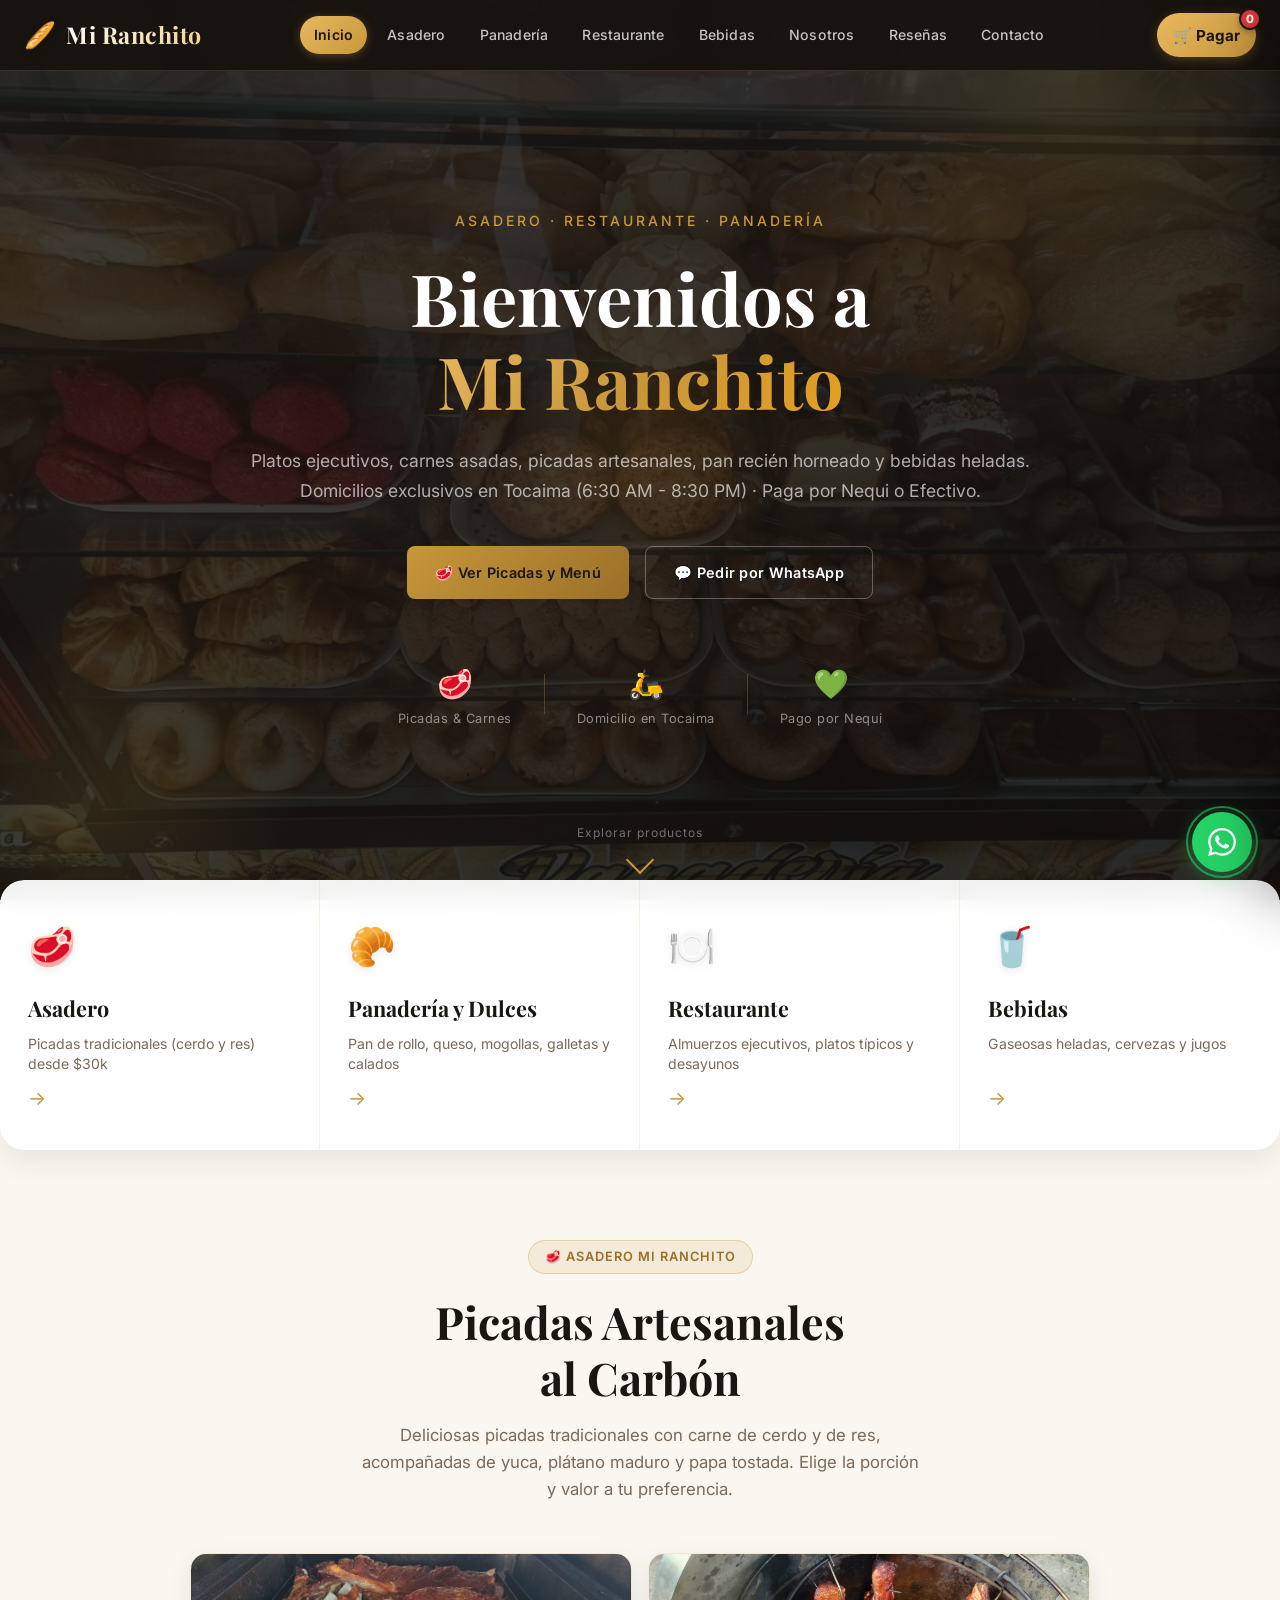
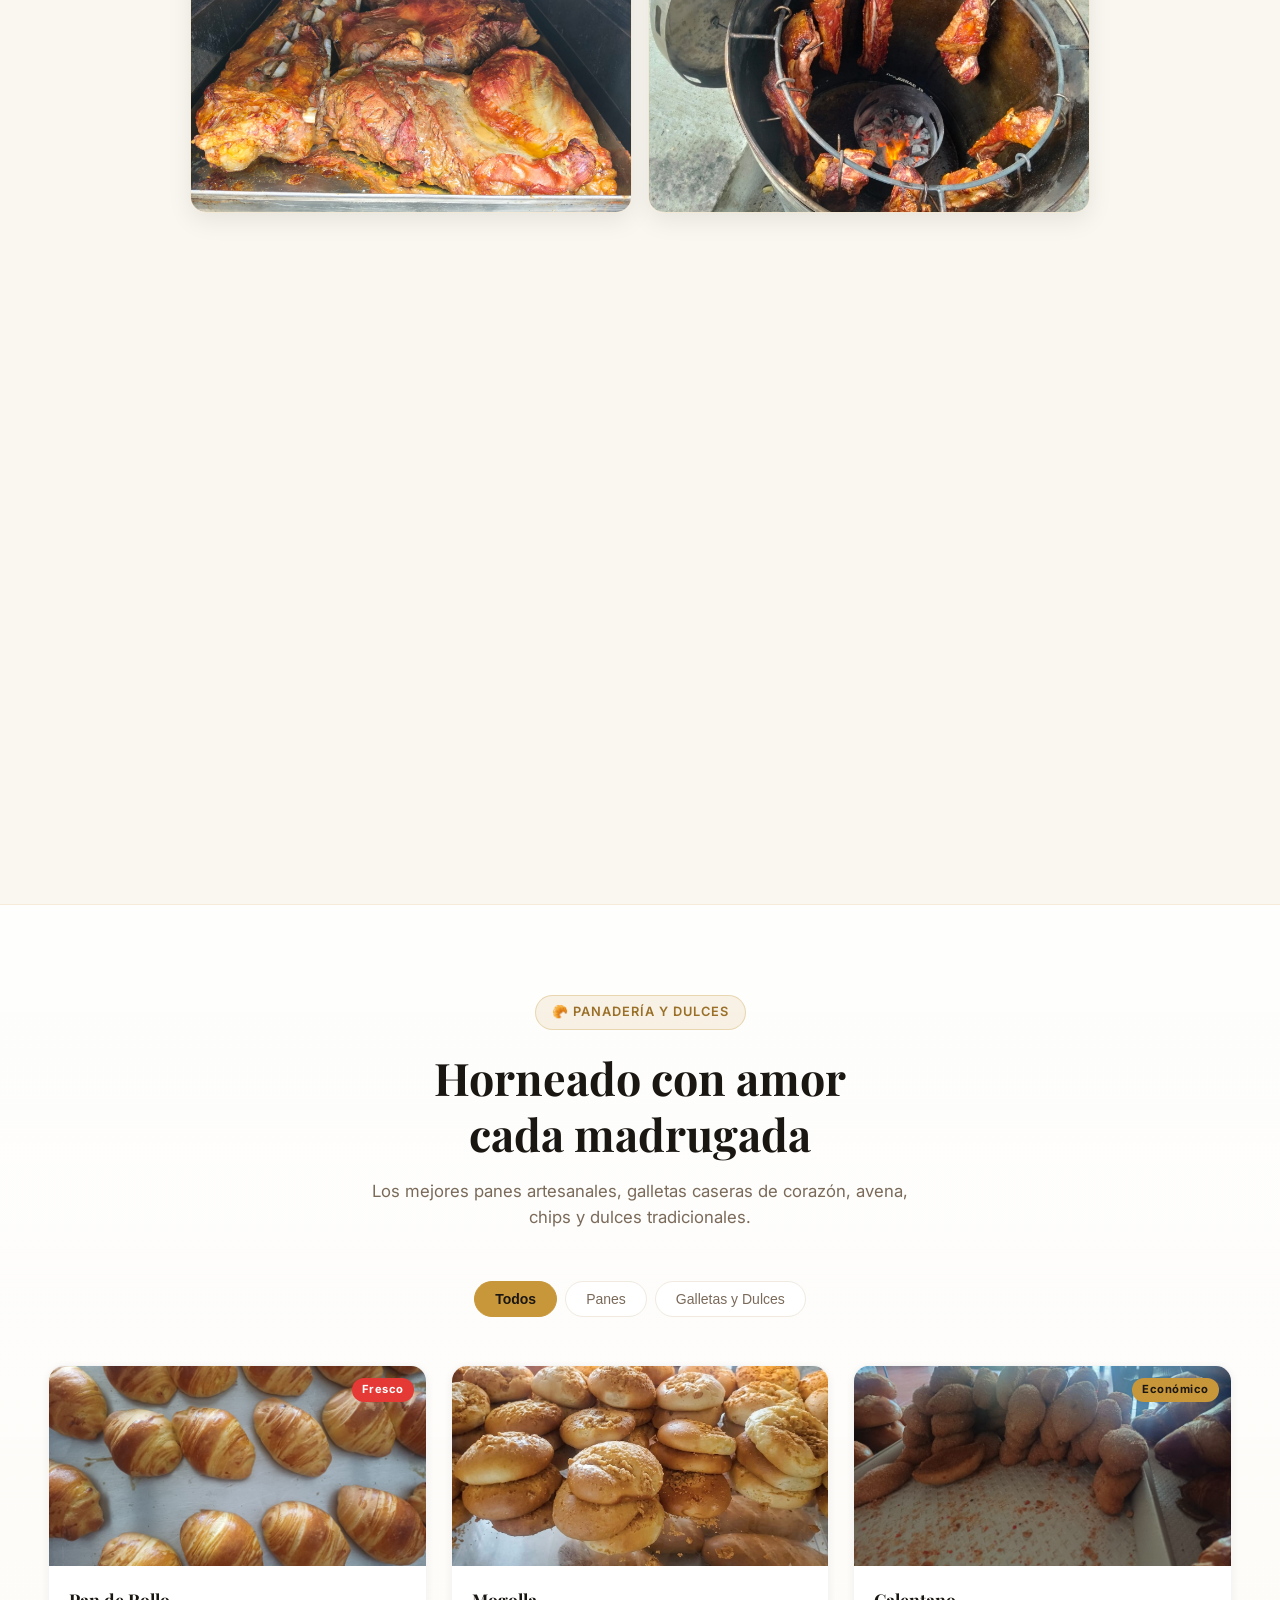
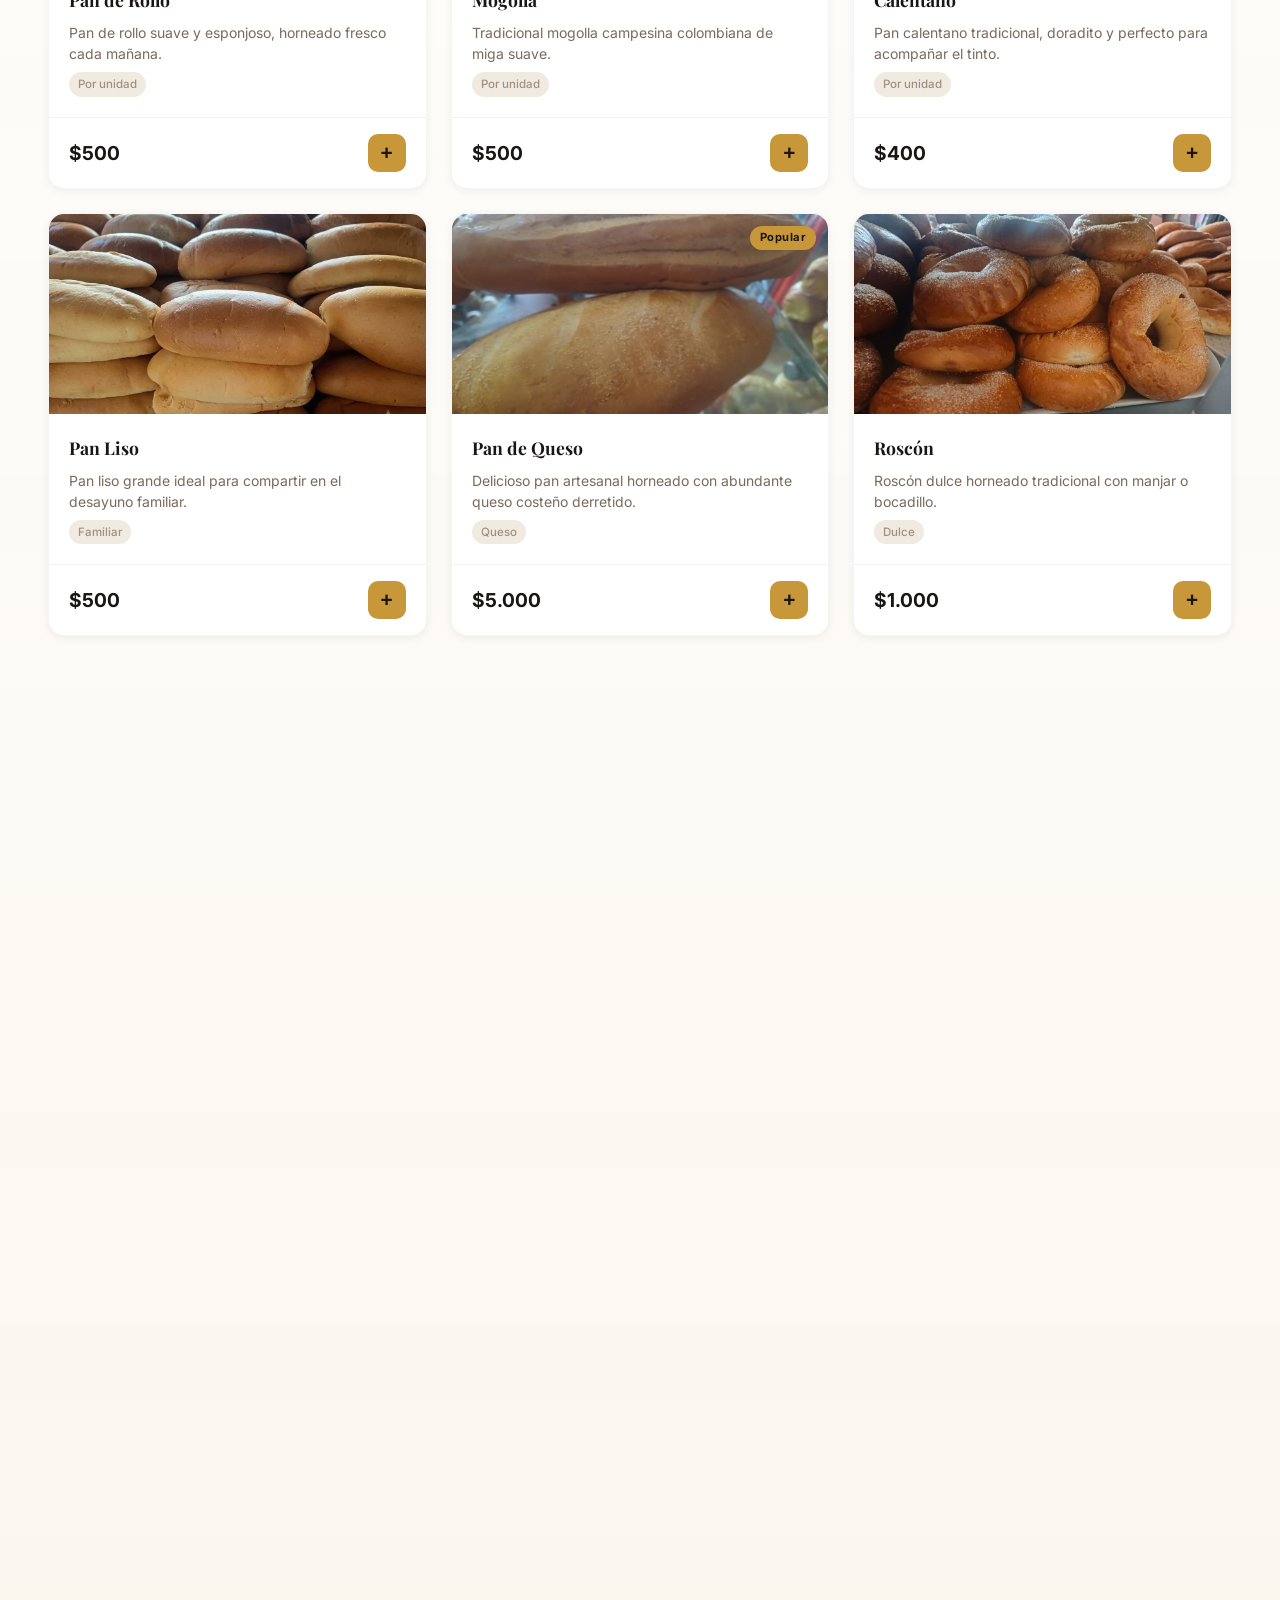
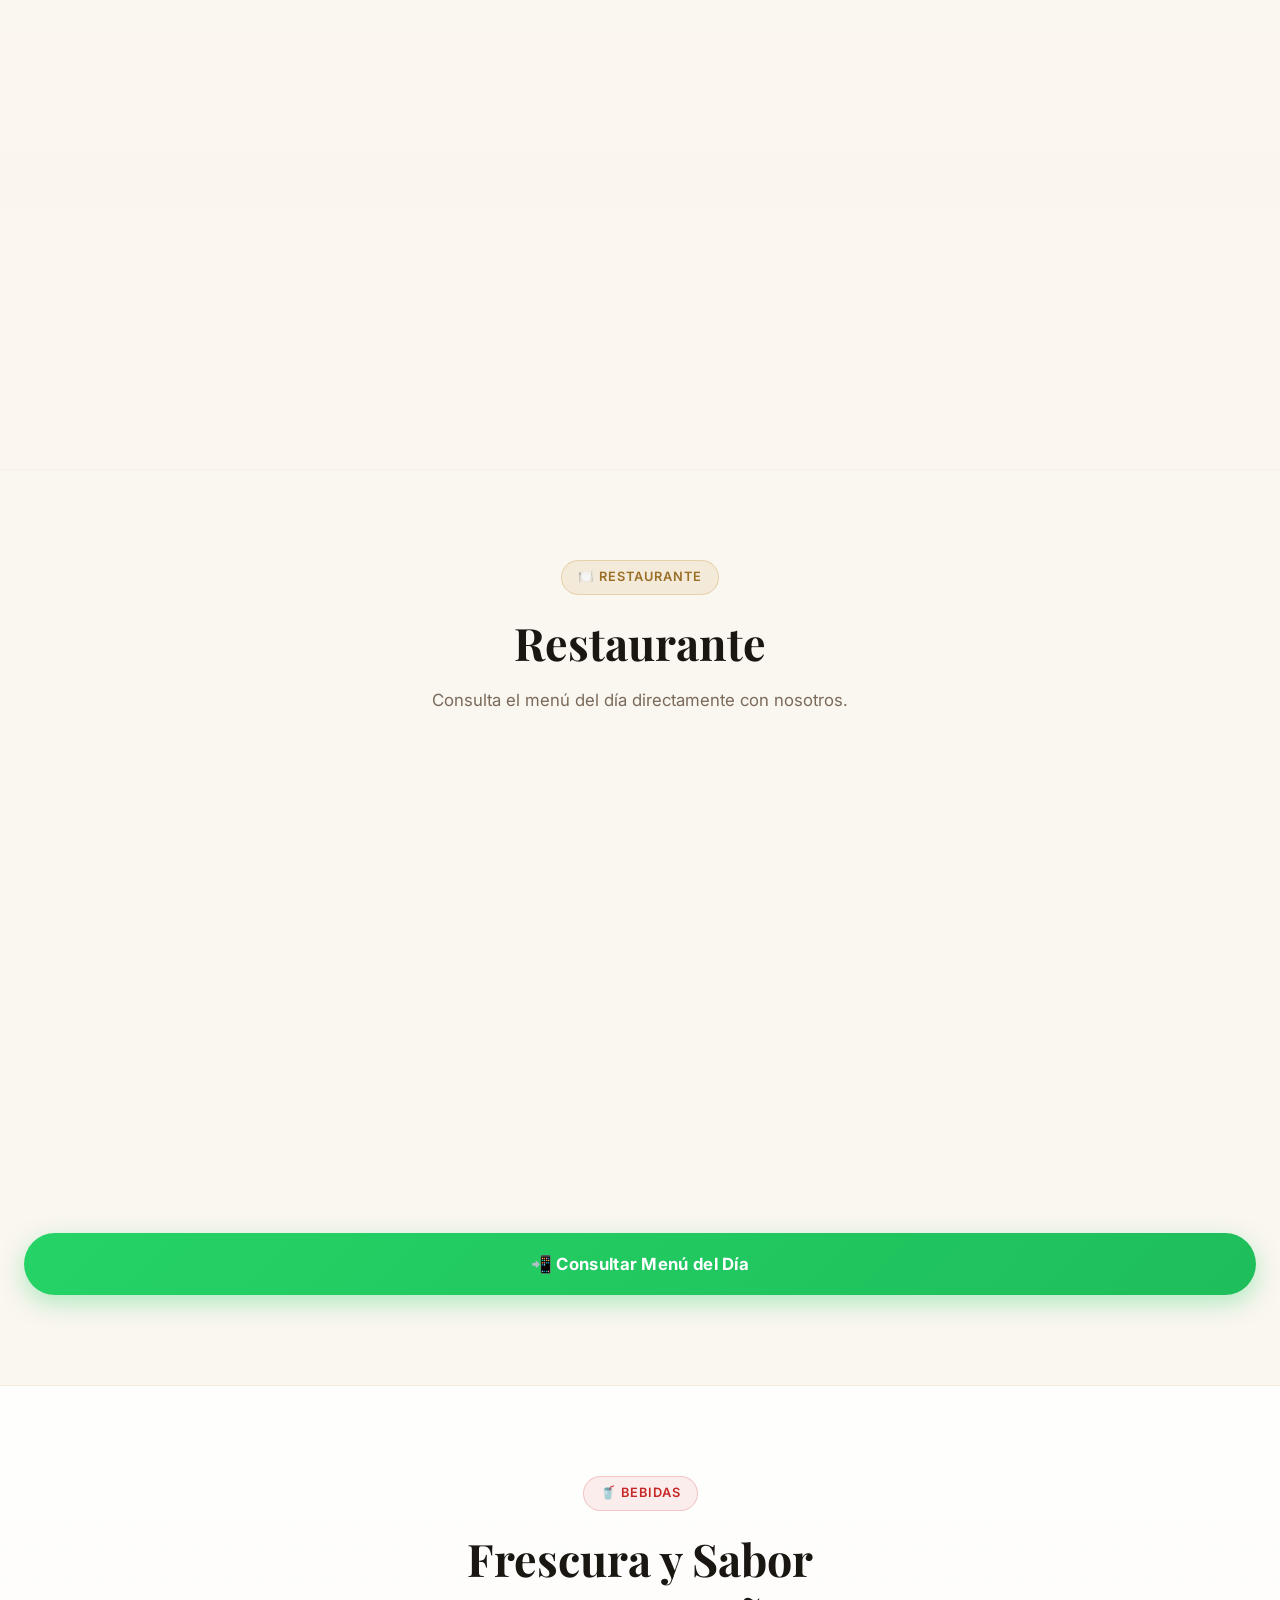
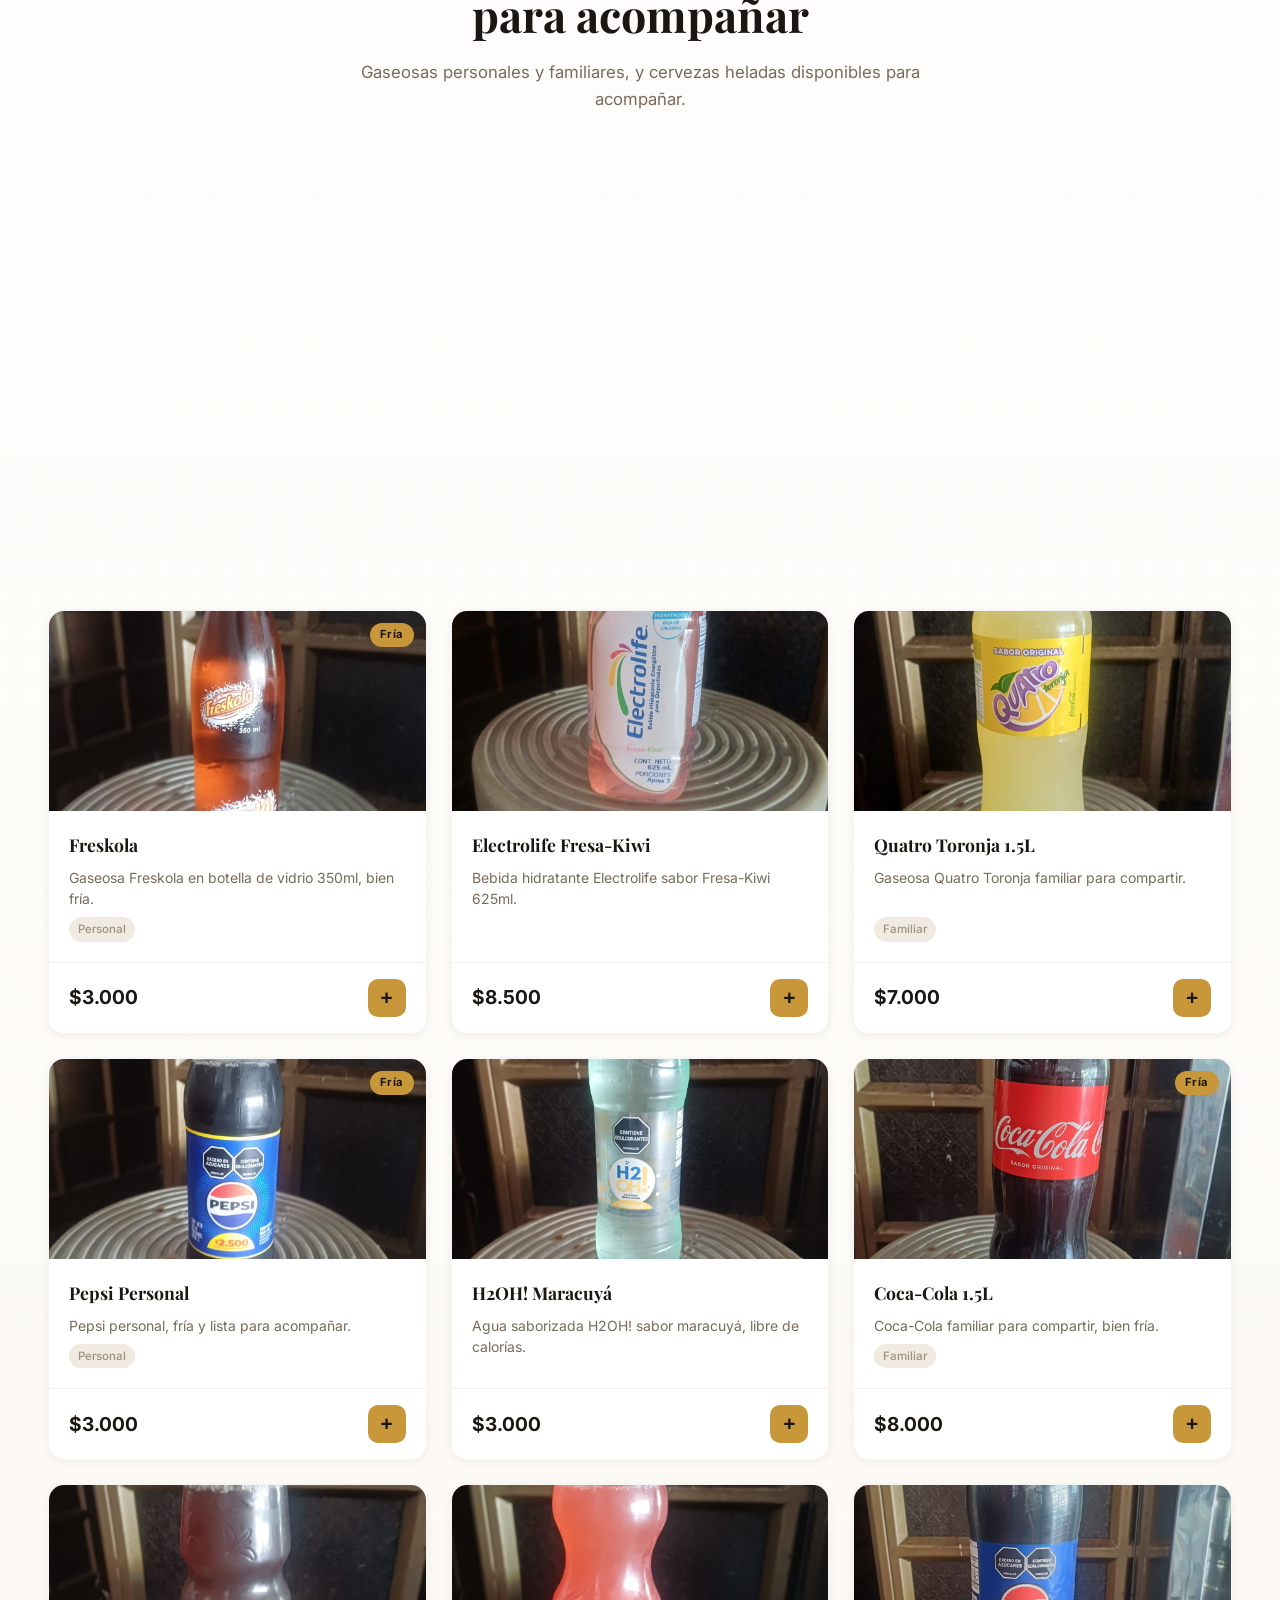
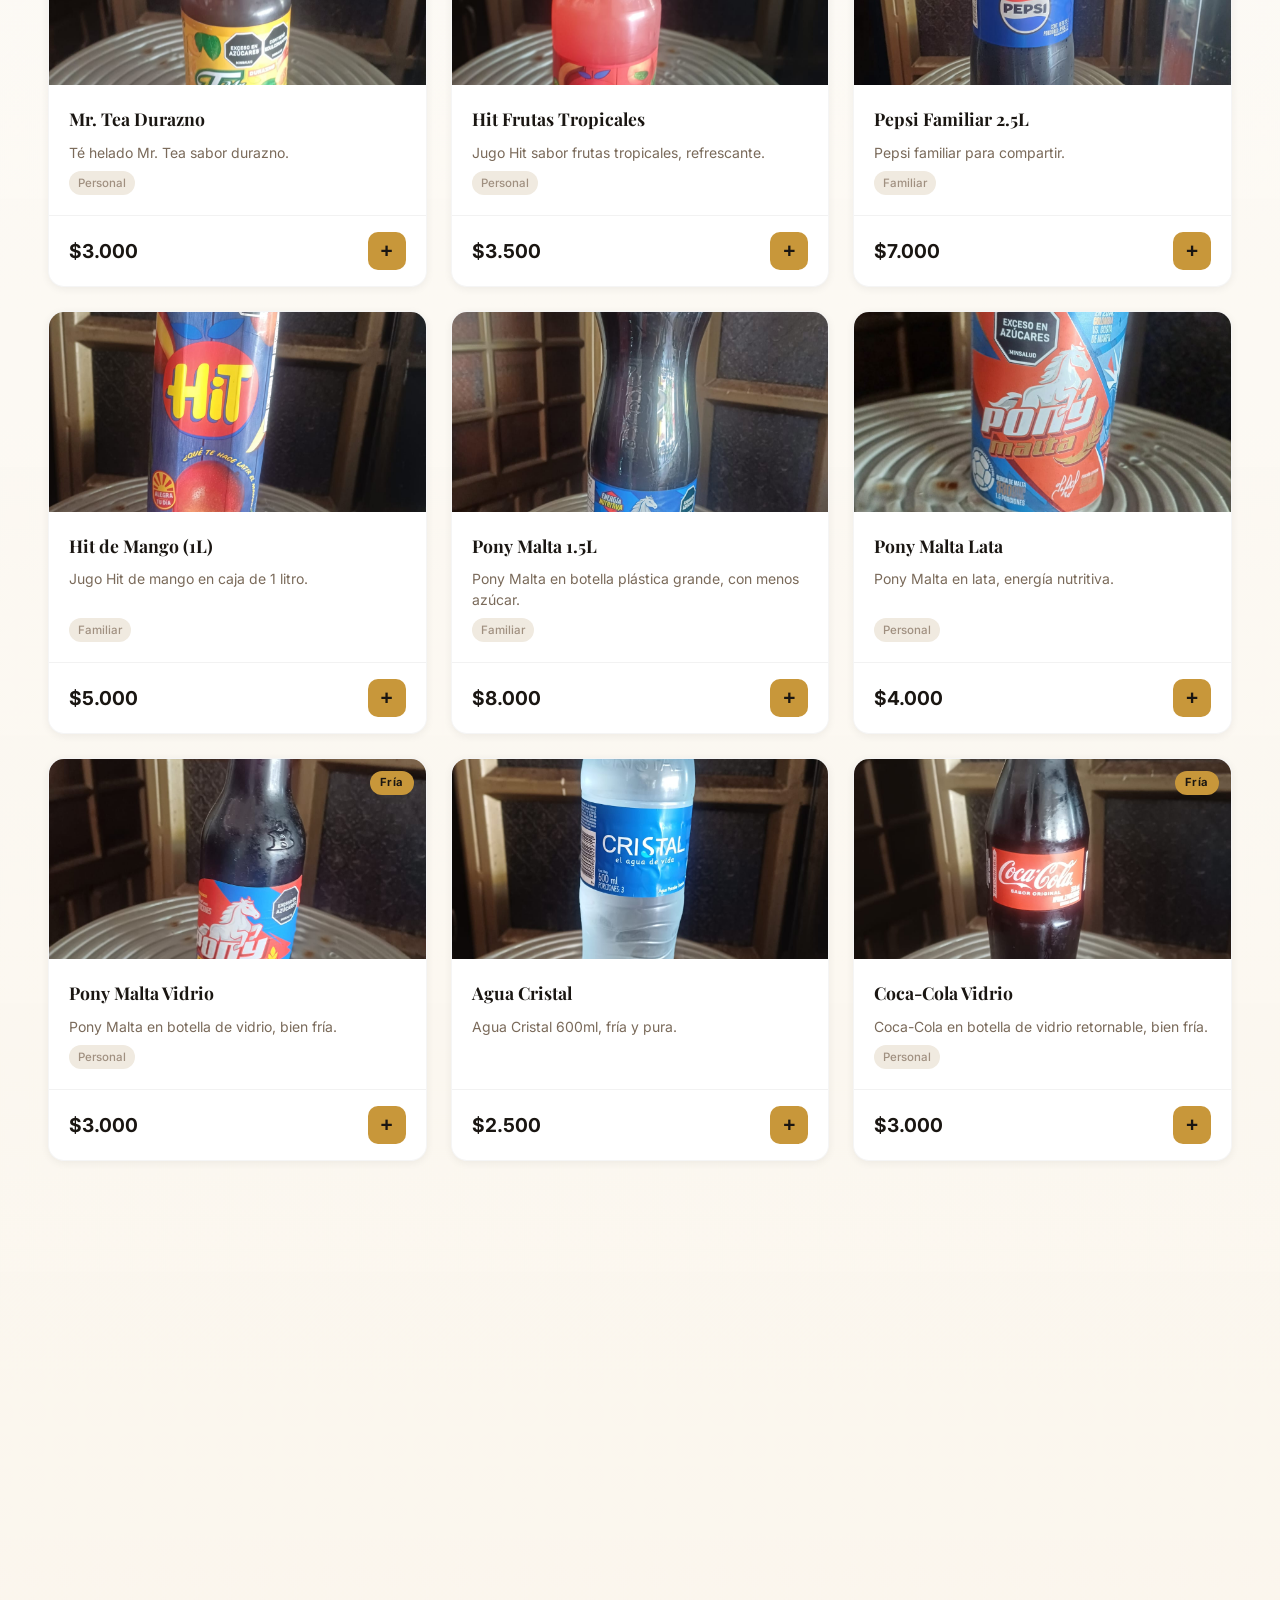
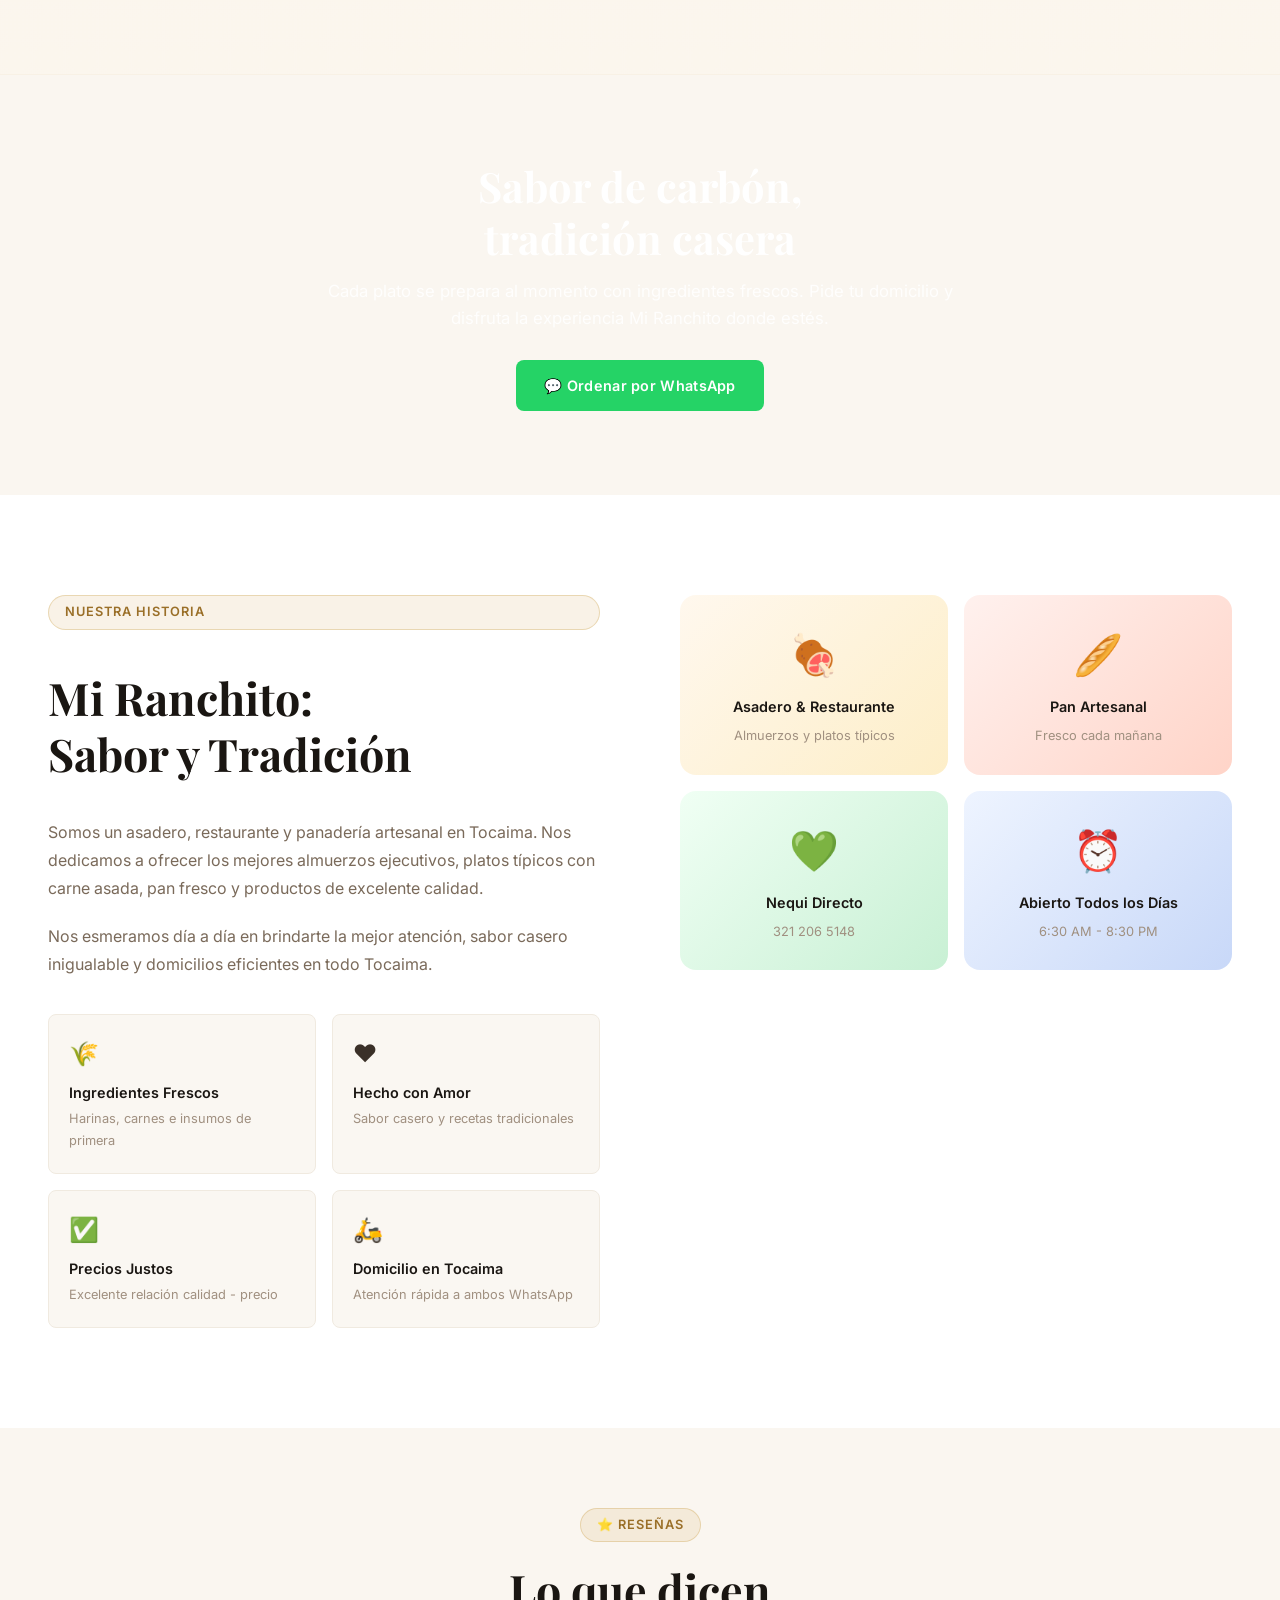
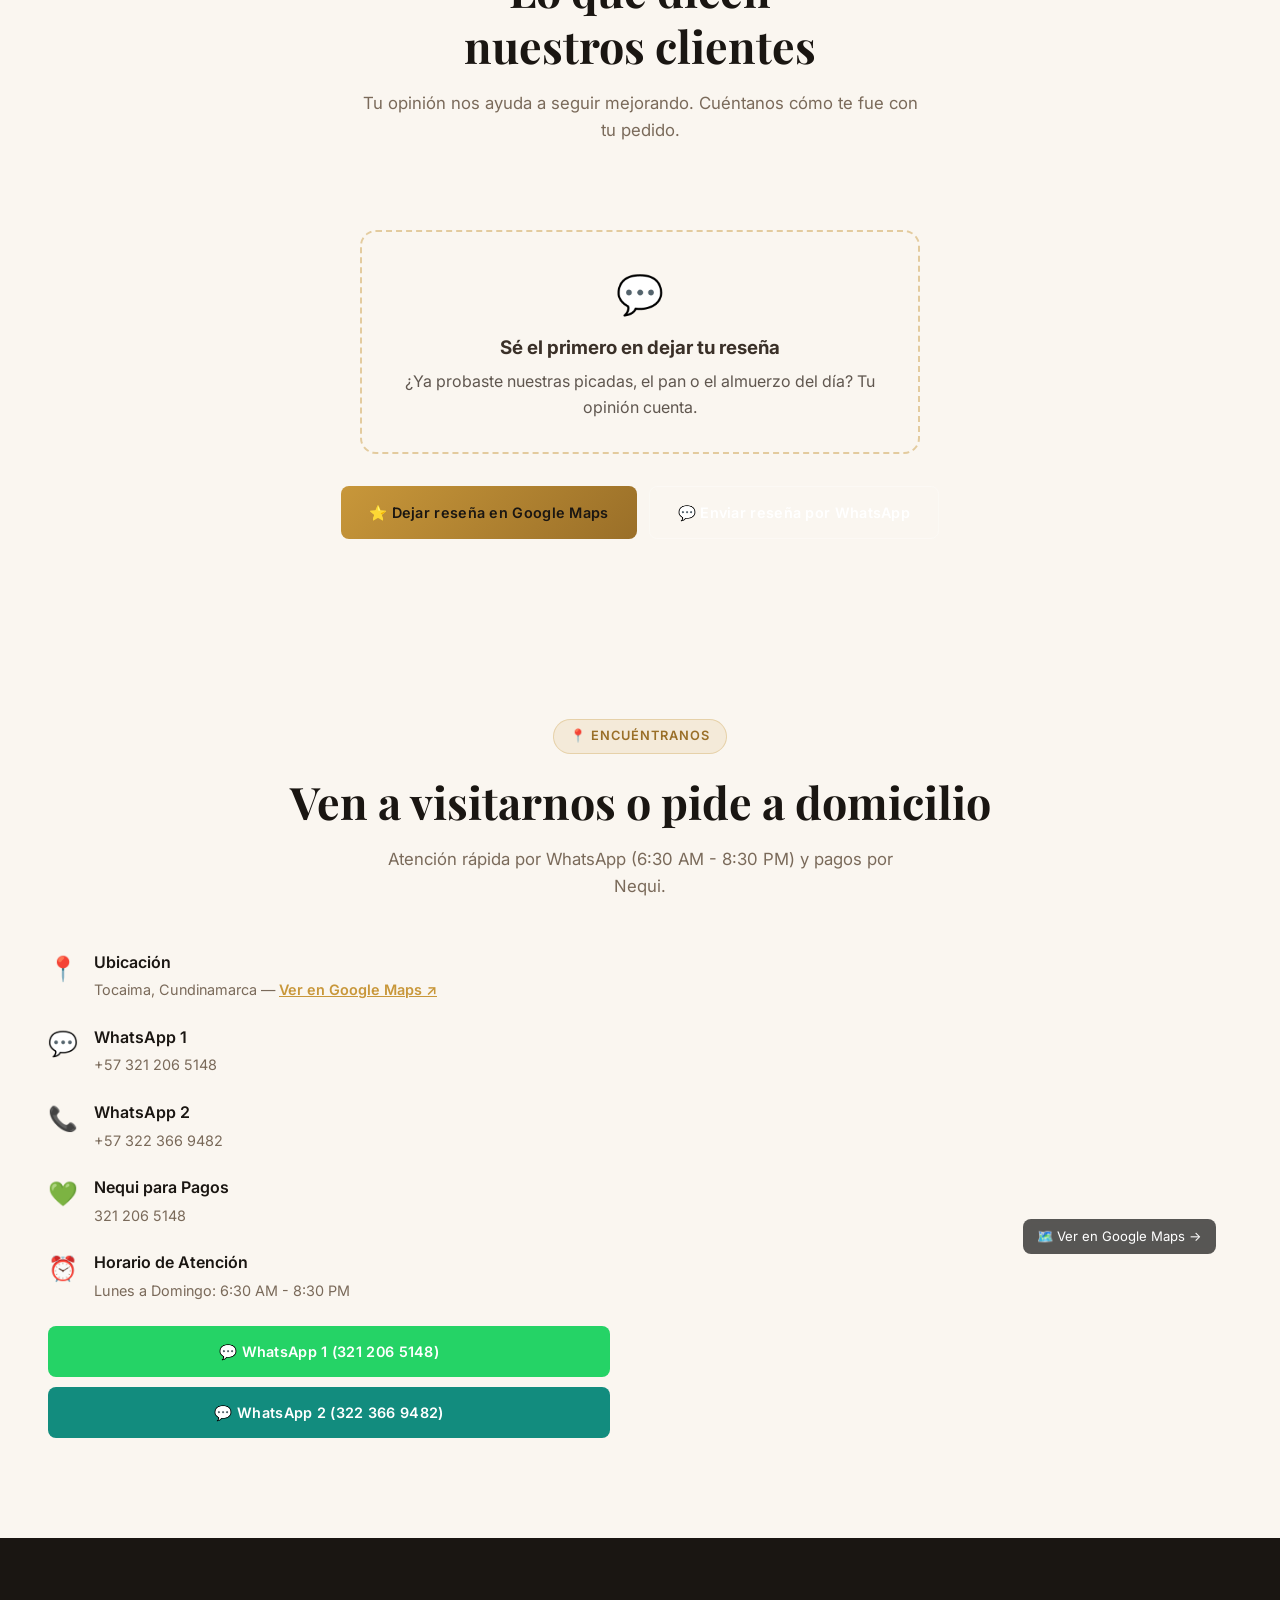
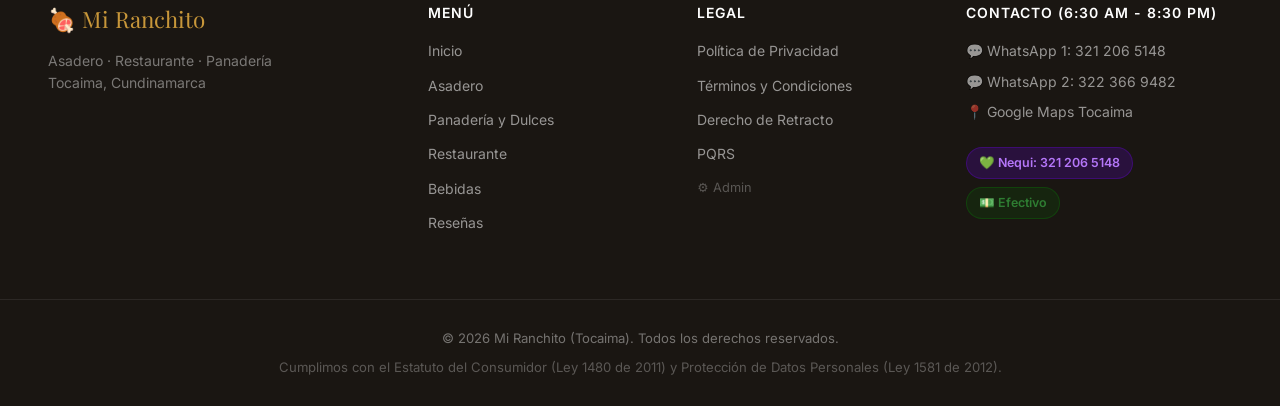
<file: index.html>
<!DOCTYPE html>
<html lang="es">
<head>
  <meta charset="UTF-8" />
  <meta name="viewport" content="width=device-width, initial-scale=1.0" />
  <title>Mi Ranchito — Asadero, Restaurante y Panadería</title>
  <meta name="description" content="Mi Ranchito en Tocaima: Asadero, Restaurante y Panadería artesanal. Almuerzos ejecutivos, platos típicos, carnes asadas, pan recién horneado y bebidas. Domicilios en Tocaima (6:30 AM - 8:30 PM) y pagos por Nequi (321 206 5148)." />
  <link rel="stylesheet" href="styles.css" />
  <link rel="preconnect" href="https://fonts.googleapis.com" />
  <link rel="icon" type="image/x-icon" href="icono.ico" sizes="any">
  <link href="https://fonts.googleapis.com/css2?family=Playfair+Display:ital,wght@0,600;0,700;1,600&family=Inter:wght@300;400;500;600&display=swap" rel="stylesheet" />
</head>
<body>

<!-- HEADER / NAV -->
<header id="header">
  <div class="nav-container">
    <a class="logo" href="#inicio">
      <span class="logo-icon">🥖</span>
      <span class="logo-text">Mi Ranchito</span>
    </a>
    <nav class="nav-links" id="navLinks">
      <a href="#inicio" class="nav-link active">Inicio</a>
      <a href="#asadero" class="nav-link">Asadero</a>
      <a href="#panaderia" class="nav-link">Panadería</a>
      <a href="#restaurante" class="nav-link">Restaurante</a>
      <a href="#bebidas" class="nav-link">Bebidas</a>
      <a href="#nosotros" class="nav-link">Nosotros</a>
      <a href="#resenas" class="nav-link">Reseñas</a>
      <a href="#contacto" class="nav-link">Contacto</a>
    </nav>
    <div class="nav-actions">
      <button class="cart-btn" id="cartBtn" aria-label="Ver pedido y pagar">
        🛒 <span class="cart-label">Pagar</span><span class="cart-badge" id="cartBadge">0</span>
      </button>
      <button class="hamburger" id="hamburger" aria-label="Menu">
        <span></span><span></span><span></span>
      </button>
    </div>
  </div>
</header>

<!-- HERO -->
<section id="inicio" class="hero">
  <div class="hero-bg-shapes">
    <div class="shape shape-1"></div>
    <div class="shape shape-2"></div>
    <div class="shape shape-3"></div>
  </div>
  <div class="hero-content">
    <p class="hero-eyebrow">Asadero · Restaurante · Panadería</p>
    <h1 class="hero-title">Bienvenidos a<br/><span class="gradient-text">Mi Ranchito</span></h1>
    <p class="hero-subtitle">Platos ejecutivos, carnes asadas, picadas artesanales, pan recién horneado y bebidas heladas.<br/>Domicilios exclusivos en Tocaima (6:30 AM - 8:30 PM) · Paga por Nequi o Efectivo.</p>
    <div class="hero-actions">
      <a href="#asadero" class="btn btn-primary">🥩 Ver Picadas y Menú</a>
      <a href="https://wa.me/573212065148" target="_blank" rel="noopener noreferrer" class="btn btn-ghost">💬 Pedir por WhatsApp</a>
    </div>
    <div class="hero-stats">
      <div class="stat"><span class="stat-num">🥩</span><span class="stat-label">Picadas & Carnes</span></div>
      <div class="stat-divider"></div>
      <div class="stat"><span class="stat-num">🛵</span><span class="stat-label">Domicilio en Tocaima</span></div>
      <div class="stat-divider"></div>
      <div class="stat"><span class="stat-num">💚</span><span class="stat-label">Pago por Nequi</span></div>
    </div>
  </div>
  <div class="hero-scroll-hint">
    <span>Explorar productos</span>
    <div class="scroll-arrow"></div>
  </div>
</section>

<!-- CATEGORIAS RAPIDAS -->
<section class="quick-cats">
  <a href="#asadero" class="qcat-card">
    <div class="qcat-icon">🥩</div>
    <h3>Asadero</h3>
    <p>Picadas tradicionales (cerdo y res) desde $30k</p>
    <span class="qcat-arrow">&rarr;</span>
  </a>
  <a href="#panaderia" class="qcat-card">
    <div class="qcat-icon">🥐</div>
    <h3>Panadería y Dulces</h3>
    <p>Pan de rollo, queso, mogollas, galletas y calados</p>
    <span class="qcat-arrow">&rarr;</span>
  </a>
  <a href="#restaurante" class="qcat-card">
    <div class="qcat-icon">🍽️</div>
    <h3>Restaurante</h3>
    <p>Almuerzos ejecutivos, platos típicos y desayunos</p>
    <span class="qcat-arrow">&rarr;</span>
  </a>
  <a href="#bebidas" class="qcat-card">
    <div class="qcat-icon">🥤</div>
    <h3>Bebidas</h3>
    <p>Gaseosas heladas, cervezas y jugos</p>
    <span class="qcat-arrow">&rarr;</span>
  </a>
</section>

<!-- SECCION ASADERO -->
<section id="asadero" class="menu-section">
  <div class="section-header">
    <span class="section-badge badge-gold">🥩 Asadero Mi Ranchito</span>
    <h2 class="section-title">Picadas Artesanales<br/>al Carbón</h2>
    <p class="section-sub">Deliciosas picadas tradicionales con carne de cerdo y de res, acompañadas de yuca, plátano maduro y papa tostada. Elige la porción y valor a tu preferencia.</p>
  </div>
  <div class="asadero-gallery">
    <img src="1.jpeg" alt="Carne asándose al carbón en Mi Ranchito" loading="lazy" />
    <img src="2.jpeg" alt="Carnes a la parrilla en Mi Ranchito" loading="lazy" />
  </div>
  <div class="menu-grid" id="grid-asadero"></div>
</section>

<!-- SECCION PANADERIA Y GALLETAS -->
<section id="panaderia" class="menu-section alt-bg">
  <div class="section-header">
    <span class="section-badge badge-gold">🥐 Panadería y Dulces</span>
    <h2 class="section-title">Horneado con amor<br/>cada madrugada</h2>
    <p class="section-sub">Los mejores panes artesanales, galletas caseras de corazón, avena, chips y dulces tradicionales.</p>
  </div>
  <div class="menu-filters" data-section="panaderia">
    <button class="filter-btn active" data-filter="all">Todos</button>
    <button class="filter-btn" data-filter="panes">Panes</button>
    <button class="filter-btn" data-filter="galletas">Galletas y Dulces</button>
  </div>
  <div class="menu-grid" id="grid-panaderia"></div>
</section>

<!-- SECCION EL RESTAURANTE -->
<section id="restaurante" class="menu-section">
  <div class="section-header">
    <span class="section-badge badge-gold">🍽️ Restaurante</span>
    <h2 class="section-title">Restaurante</h2>
    <p class="section-sub">Consulta el menú del día directamente con nosotros.</p>
  </div>
  <div class="menu-grid" id="grid-restaurante"></div>
  <div class="menu-dia-cta">
    <a href="https://api.whatsapp.com/send?phone=573212065148&text=Hola,%20me%20gustar%C3%ADa%20saber%20cu%C3%A1l%20es%20el%20men%C3%BA%20del%20d%C3%ADa%20hoy" target="_blank" rel="noopener noreferrer" class="btn-menu-dia">
      📲 Consultar Menú del Día
    </a>
  </div>
</section>

<!-- SECCION BEBIDAS -->
<section id="bebidas" class="menu-section alt-bg">
  <div class="section-header">
    <span class="section-badge badge-red">🥤 Bebidas</span>
    <h2 class="section-title">Frescura y Sabor<br/>para acompañar</h2>
    <p class="section-sub">Gaseosas personales y familiares, y cervezas heladas disponibles para acompañar.</p>
  </div>
  <div class="menu-grid" id="grid-bebidas"></div>
</section>

<!-- BANNER PARALLAX: efecto premium con imagen fija + overlay -->
<section class="parallax-banner" aria-label="Vive la experiencia Mi Ranchito">
  <div class="parallax-banner-content">
    <h2>Sabor de carbón,<br/>tradición casera</h2>
    <p>Cada plato se prepara al momento con ingredientes frescos. Pide tu domicilio y disfruta la experiencia Mi Ranchito donde estés.</p>
    <a href="https://wa.me/573212065148" target="_blank" rel="noopener noreferrer" class="btn btn-whatsapp">
      💬 Ordenar por WhatsApp
    </a>
  </div>
</section>

<!-- NOSOTROS -->
<section id="nosotros" class="about-section alt-bg">
  <div class="about-grid">
    <div class="about-text">
      <span class="section-badge badge-gold">Nuestra Historia</span>
      <h2 class="section-title">Mi Ranchito:<br/>Sabor y Tradición</h2>
      <p>Somos un asadero, restaurante y panadería artesanal en Tocaima. Nos dedicamos a ofrecer los mejores almuerzos ejecutivos, platos típicos con carne asada, pan fresco y productos de excelente calidad.</p>
      <p>Nos esmeramos día a día en brindarte la mejor atención, sabor casero inigualable y domicilios eficientes en todo Tocaima.</p>
      <div class="values-grid">
        <div class="value-card"><span class="value-icon">🌾</span><h4>Ingredientes Frescos</h4><p>Harinas, carnes e insumos de primera</p></div>
        <div class="value-card"><span class="value-icon">❤️</span><h4>Hecho con Amor</h4><p>Sabor casero y recetas tradicionales</p></div>
        <div class="value-card"><span class="value-icon">✅</span><h4>Precios Justos</h4><p>Excelente relación calidad - precio</p></div>
        <div class="value-card"><span class="value-icon">🛵</span><h4>Domicilio en Tocaima</h4><p>Atención rápida a ambos WhatsApp</p></div>
      </div>
    </div>
    <div class="about-visual">
      <div class="visual-card vc-1"><div class="vc-icon">🍖</div><p>Asadero & Restaurante</p><small>Almuerzos y platos típicos</small></div>
      <div class="visual-card vc-2"><div class="vc-icon">🥖</div><p>Pan Artesanal</p><small>Fresco cada mañana</small></div>
      <div class="visual-card vc-3"><div class="vc-icon">💚</div><p>Nequi Directo</p><small>321 206 5148</small></div>
      <div class="visual-card vc-4"><div class="vc-icon">⏰</div><p>Abierto Todos los Días</p><small>6:30 AM - 8:30 PM</small></div>
    </div>
  </div>
</section>

<!-- RESEÑAS -->
<style>
  .rv-section{padding:80px 20px;}
  .rv-summary{display:flex;flex-direction:column;align-items:center;gap:6px;margin:0 auto 32px;text-align:center;}
  .rv-avg{font-family:'Playfair Display',serif;font-size:3rem;font-weight:700;color:#C8973A;line-height:1;}
  .rv-stars{color:#C8973A;letter-spacing:2px;font-size:1.15rem;}
  .rv-count{font-size:.9rem;opacity:.7;}
  .rv-grid{display:grid;grid-template-columns:repeat(auto-fit,minmax(260px,1fr));gap:20px;max-width:1100px;margin:0 auto 36px;}
  .rv-card{background:#fff;border:1px solid rgba(200,151,58,.25);border-radius:16px;padding:22px;box-shadow:0 6px 18px rgba(0,0,0,.06);display:flex;flex-direction:column;gap:10px;}
  .rv-card p{margin:0;line-height:1.55;}
  .rv-meta{display:flex;justify-content:space-between;align-items:center;font-size:.85rem;opacity:.75;margin-top:auto;}
  .rv-name{font-weight:600;}
  .rv-empty{max-width:560px;margin:0 auto 32px;text-align:center;padding:32px 24px;border:2px dashed rgba(200,151,58,.45);border-radius:16px;}
  .rv-empty-icon{font-size:2.4rem;margin-bottom:8px;}
  .rv-empty h3{margin:0 0 6px;}
  .rv-empty p{margin:0;opacity:.8;}
  .rv-actions{display:flex;flex-wrap:wrap;gap:12px;justify-content:center;}
</style>
<section id="resenas" class="menu-section rv-section">
  <div class="section-header">
    <span class="section-badge badge-gold">⭐ Reseñas</span>
    <h2 class="section-title">Lo que dicen<br/>nuestros clientes</h2>
    <p class="section-sub">Tu opinión nos ayuda a seguir mejorando. Cuéntanos cómo te fue con tu pedido.</p>
  </div>

  <div class="rv-summary" id="rvSummary" style="display:none;">
    <div class="rv-avg" id="rvAvg">5.0</div>
    <div class="rv-stars" id="rvAvgStars">★★★★★</div>
    <div class="rv-count" id="rvCount"></div>
  </div>

  <div class="rv-grid" id="rvGrid"></div>

  <div class="rv-empty" id="rvEmpty" style="display:none;">
    <div class="rv-empty-icon">💬</div>
    <h3>Sé el primero en dejar tu reseña</h3>
    <p>¿Ya probaste nuestras picadas, el pan o el almuerzo del día? Tu opinión cuenta.</p>
  </div>

  <div class="rv-actions">
    <a href="https://www.google.com/maps/search/?api=1&amp;query=4.4547957,-74.6428656" target="_blank" rel="noopener noreferrer" class="btn btn-primary">⭐ Dejar reseña en Google Maps</a>
    <a href="https://api.whatsapp.com/send?phone=573212065148&amp;text=Hola%20Mi%20Ranchito,%20quiero%20dejar%20mi%20rese%C3%B1a:%20" target="_blank" rel="noopener noreferrer" class="btn btn-ghost">💬 Enviar reseña por WhatsApp</a>
  </div>
</section>

<script>
  /* Agrega aquí SOLO reseñas reales de clientes (con su permiso).
     Formato: { nombre: "Nombre", estrellas: 5, texto: "Comentario del cliente", fecha: "Octubre 2026" } */
  var RESENAS = [];

  (function () {
    var grid = document.getElementById('rvGrid');
    var empty = document.getElementById('rvEmpty');
    var summary = document.getElementById('rvSummary');
    if (!grid) return;

    function stars(n) {
      n = Math.max(0, Math.min(5, Math.round(n)));
      return '★★★★★'.slice(0, n) + '☆☆☆☆☆'.slice(0, 5 - n);
    }

    if (!RESENAS.length) { empty.style.display = 'block'; return; }

    var total = 0;
    RESENAS.forEach(function (r) {
      total += Number(r.estrellas) || 0;
      var card = document.createElement('article');
      card.className = 'rv-card';

      var st = document.createElement('div');
      st.className = 'rv-stars';
      st.textContent = stars(r.estrellas);

      var p = document.createElement('p');
      p.textContent = '“' + (r.texto || '') + '”';

      var meta = document.createElement('div');
      meta.className = 'rv-meta';
      var nm = document.createElement('span');
      nm.className = 'rv-name';
      nm.textContent = r.nombre || 'Cliente';
      var dt = document.createElement('span');
      dt.textContent = r.fecha || '';
      meta.appendChild(nm);
      meta.appendChild(dt);

      card.appendChild(st);
      card.appendChild(p);
      card.appendChild(meta);
      grid.appendChild(card);
    });

    var avg = total / RESENAS.length;
    document.getElementById('rvAvg').textContent = avg.toFixed(1);
    document.getElementById('rvAvgStars').textContent = stars(avg);
    document.getElementById('rvCount').textContent = RESENAS.length + (RESENAS.length === 1 ? ' reseña' : ' reseñas');
    summary.style.display = 'flex';
  })();
</script>

<!-- CONTACTO -->
<section id="contacto" class="contact-section">
  <div class="section-header">
    <span class="section-badge badge-gold">📍 Encuéntranos</span>
    <h2 class="section-title">Ven a visitarnos o pide a domicilio</h2>
    <p class="section-sub">Atención rápida por WhatsApp (6:30 AM - 8:30 PM) y pagos por Nequi.</p>
  </div>
  <div class="contact-grid">
    <div class="contact-info">
      <div class="contact-item">
        <span class="contact-icon">📍</span>
        <div>
          <strong>Ubicación</strong>
          <p>Tocaima, Cundinamarca — <a href="https://www.google.com/maps/search/?api=1&amp;query=4.4547957,-74.6428656" target="_blank" rel="noopener noreferrer" style="color:#C8973A; font-weight:600;">Ver en Google Maps ↗</a></p>
        </div>
      </div>
      <div class="contact-item">
        <span class="contact-icon">💬</span>
        <div><strong>WhatsApp 1</strong><p>+57 321 206 5148</p></div>
      </div>
      <div class="contact-item">
        <span class="contact-icon">📞</span>
        <div><strong>WhatsApp 2</strong><p>+57 322 366 9482</p></div>
      </div>
      <div class="contact-item">
        <span class="contact-icon">💚</span>
        <div><strong>Nequi para Pagos</strong><p>321 206 5148</p></div>
      </div>
      <div class="contact-item">
        <span class="contact-icon">⏰</span>
        <div><strong>Horario de Atención</strong><p>Lunes a Domingo: 6:30 AM - 8:30 PM</p></div>
      </div>
      <div class="wa-buttons">
        <a href="https://wa.me/573212065148" target="_blank" rel="noopener noreferrer" class="btn btn-whatsapp btn-full">
          💬 WhatsApp 1 (321 206 5148)
        </a>
        <a href="https://wa.me/573223669482" target="_blank" rel="noopener noreferrer" class="btn btn-whatsapp-alt btn-full" style="margin-top:10px">
          💬 WhatsApp 2 (322 366 9482)
        </a>
      </div>
    </div>
    <div class="map-placeholder" onclick="window.open('https://www.google.com/maps/search/?api=1&query=4.4547957,-74.6428656','_blank')">
      <iframe
        src="https://www.google.com/maps?q=4.4547957,-74.6428656&amp;z=17&amp;output=embed"
        width="100%" height="100%" style="border:0;border-radius:16px;" allowfullscreen="" loading="lazy"
        title="Ubicación en Tocaima, Cundinamarca">
      </iframe>
      <div class="map-cta">🗺️ Ver en Google Maps &rarr;</div>
    </div>
  </div>
</section>

<!-- FOOTER -->
<footer class="footer">
  <div class="footer-top">
    <div class="footer-brand">
      <div class="footer-logo">🍖 Mi Ranchito</div>
      <p>Asadero &middot; Restaurante &middot; Panadería<br/>Tocaima, Cundinamarca</p>
    </div>
    <div class="footer-links">
      <h4>Menú</h4>
      <a href="#inicio">Inicio</a>
      <a href="#asadero">Asadero</a>
      <a href="#panaderia">Panadería y Dulces</a>
      <a href="#restaurante">Restaurante</a>
      <a href="#bebidas">Bebidas</a>
      <a href="#resenas">Reseñas</a>
    </div>
    <div class="footer-links">
      <h4>Legal</h4>
      <a href="#" onclick="showLegal('privacidad');return false;">Política de Privacidad</a>
      <a href="#" onclick="showLegal('terminos');return false;">Términos y Condiciones</a>
      <a href="#" onclick="showLegal('retracto');return false;">Derecho de Retracto</a>
      <a href="#" onclick="showLegal('pqrs');return false;">PQRS</a>
      <a href="admin.html" style="opacity:0.5; font-size:0.8rem;">⚙️ Admin</a>
    </div>
    <div class="footer-social">
      <h4>Contacto (6:30 AM - 8:30 PM)</h4>
      <div class="social-links">
        <a href="https://wa.me/573212065148" target="_blank">💬 WhatsApp 1: 321 206 5148</a>
        <a href="https://wa.me/573223669482" target="_blank">💬 WhatsApp 2: 322 366 9482</a>
        <a href="https://www.google.com/maps/search/?api=1&amp;query=4.4547957,-74.6428656" target="_blank" rel="noopener noreferrer">📍 Google Maps Tocaima</a>
      </div>
      <div class="payment-badges">
        <span class="pay-badge nequi-badge">💚 Nequi: 321 206 5148</span>
        <span class="pay-badge cash-badge">💵 Efectivo</span>
      </div>
    </div>
  </div>
  <div class="footer-legal-strip">
    <p>&copy; 2026 Mi Ranchito (Tocaima). Todos los derechos reservados.</p>
    <p class="footer-tiny">Cumplimos con el Estatuto del Consumidor (Ley 1480 de 2011) y Protección de Datos Personales (Ley 1581 de 2012).</p>
  </div>
</footer>

<!-- CARRITO LATERAL DRAWER (REDISEÑADO) -->
<div class="cart-overlay" id="cartOverlay"></div>
<aside class="cart-drawer" id="cartDrawer" aria-label="Carrito de compras">
  <!-- HEADER -->
  <div class="cart-header">
    <div class="cart-header-title">
      <h2>🛒 Tu Pedido</h2>
      <span class="cart-count-pill" id="cartCountPill">0 productos</span>
    </div>
    <div class="cart-header-actions">
      <button type="button" class="cart-clear-btn" id="cartClearBtn" title="Vaciar carrito" aria-label="Vaciar carrito" style="display:none;">
        🗑️ Vaciar
      </button>
      <button type="button" class="cart-close" id="cartClose" aria-label="Cerrar carrito">&#x2715;</button>
    </div>
  </div>

  <!-- STEPPER POR FASES DEL CARRITO -->
  <div class="cart-phase-indicator" id="cartPhaseIndicator">
    <button type="button" class="phase-step-btn active" id="phaseStep1Btn" onclick="goToCartPhase(1)">
      <span class="step-num">1</span>
      <span class="step-text">Productos</span>
    </button>
    <div class="phase-step-line" id="phaseStepLine"></div>
    <button type="button" class="phase-step-btn" id="phaseStep2Btn" onclick="goToCartPhase(2)">
      <span class="step-num">2</span>
      <span class="step-text">Entrega & Pedido</span>
    </button>
  </div>

  <!-- BENEFIT / FREE DELIVERY BANNER -->
  <div class="cart-benefit-banner" id="cartBenefitBanner">
    <div class="benefit-icon" id="benefitIcon">💡</div>
    <div class="benefit-content">
      <strong id="benefitTitle">Domicilio en Tocaima</strong>
      <p id="benefitText">¡Agrega una picada o plato con carne para obtener domicilio GRATIS!</p>
    </div>
  </div>

  <!-- UNIFIED SCROLLABLE DRAWER CONTENT -->
  <div class="cart-scroll-area" id="cartScrollArea">
    
    <!-- FASE 1: TUS PRODUCTOS -->
    <div class="cart-phase-panel active" id="cartPhase1">
      <!-- EMPTY STATE -->
      <div class="cart-empty" id="cartEmpty">
        <div class="cart-empty-icon">🧺</div>
        <h3>Tu canasta está vacía</h3>
        <p>Aún no has agregado productos del menú de Mi Ranchito.</p>
        <button type="button" class="btn btn-primary btn-sm" id="cartExploreBtn">
          🥖 Explorar Menú
        </button>
      </div>

      <!-- CART ITEMS LIST -->
      <ul class="cart-list" id="cartList"></ul>

      <button type="button" class="btn btn-primary btn-full btn-phase-next" id="btnNextToPhase2" onclick="goToCartPhase(2)" style="display:none; margin-top:14px;">
        <span>Continuar con Datos de Entrega</span>
        <span>&rarr;</span>
      </button>
    </div>

    <!-- FASE 2: ENTREGA Y PEDIDO -->
    <div class="cart-phase-panel" id="cartPhase2" style="display:none;">
      <button type="button" class="btn-phase-back" onclick="goToCartPhase(1)">
        <span>&larr;</span> <span>Volver a revisar mis productos</span>
      </button>

      <!-- MODALIDAD DE ENTREGA -->
      <div class="fulfillment-section">
        <p class="section-form-title">🛵 Modalidad de Entrega (Solo Tocaima)</p>
        <div class="fulfillment-options">
          <label class="ful-opt" for="modeDelivery">
            <input type="radio" name="fulfillment" id="modeDelivery" value="domicilio" checked onchange="toggleFulfillment()"/>
            <span class="ful-opt-box">
              <span class="ful-opt-icon">🛵</span>
              <span class="ful-opt-text">Domicilio en Tocaima</span>
            </span>
          </label>
          <label class="ful-opt" for="modePickup">
            <input type="radio" name="fulfillment" id="modePickup" value="recoger" onchange="toggleFulfillment()"/>
            <span class="ful-opt-box">
              <span class="ful-opt-icon">🏪</span>
              <span class="ful-opt-text">Recoger en local</span>
            </span>
          </label>
        </div>
        <small class="fulfillment-note" id="fulfillmentNote">📍 Domicilios exclusivamente para el municipio de Tocaima (6:30 AM - 8:30 PM).</small>
      </div>



      <!-- DATOS DEL CLIENTE -->
      <div class="customer-form">
        <p class="section-form-title">📋 Datos de Entrega</p>
        <div class="input-with-icon">
          <span class="input-icon">👤</span>
          <input type="text" id="clientName" placeholder="Tu nombre completo *" class="form-input" required autocomplete="name" />
        </div>
        <div class="input-with-icon">
          <span class="input-icon">📞</span>
          <input type="tel" id="clientPhone" placeholder="Número de Celular *" class="form-input" required autocomplete="tel" />
        </div>
        
        <div id="addressGroup">
          <div class="input-with-icon">
            <span class="input-icon">📍</span>
            <input type="text" id="clientAddress" placeholder="Dirección de entrega en Tocaima *" class="form-input" autocomplete="street-address" />
          </div>
          <div class="input-with-icon">
            <span class="input-icon">🏘️</span>
            <input type="text" id="clientNeighborhood" placeholder="Barrio o Vereda en Tocaima *" class="form-input" />
          </div>
        </div>
        
        <div class="input-with-icon">
          <span class="input-icon">📝</span>
          <textarea id="clientNotes" placeholder="Observaciones (ej: término de carne, jugos helados, indicaciones de llegada)" class="form-input form-textarea"></textarea>
        </div>
      </div>
    </div>
  </div>

  <!-- FIXED STICKY FOOTER (TOTAL & ACTIONS POR FASE) -->
  <div class="cart-sticky-footer" id="cartFooter" style="display:none">
    <div class="cart-summary">
      <div class="summary-row"><span>Subtotal</span><span id="subtotalVal">$0</span></div>
      <div class="summary-row">
        <span>Domicilio</span>
        <span id="deliveryVal" class="delivery-status-text">Gratis</span>
      </div>
      <div class="summary-row total-row">
        <span>Total a Pagar</span>
        <span id="totalVal" class="total-price-tag">$0</span>
      </div>
      <div id="deliveryDetailMsg" class="delivery-detail-msg"></div>
    </div>

    <!-- BOTONES DE ACCIÓN POR FASE -->
    <div class="cart-actions-by-phase">
      <!-- BOTÓN FASE 1: AVANZAR A FASE 2 -->
      <div id="actionsPhase1">
        <button type="button" class="btn btn-checkout btn-proceed" onclick="goToCartPhase(2)">
          <span>🛵 Continuar con el Pedido</span>
          <span id="btnPhase1Total">$0</span>
        </button>
      </div>

      <!-- BOTONES FASE 2: CONFIRMAR POR WHATSAPP -->
      <div id="actionsPhase2" style="display:none;">
        <div class="checkout-buttons">
          <button type="button" class="btn btn-checkout btn-wa1" onclick="checkout('573212065148')">
            <span>💬 Confirmar en WhatsApp 1</span>
            <small>321 206 5148</small>
          </button>
          <button type="button" class="btn btn-checkout btn-wa2" onclick="checkout('573223669482')">
            <span>💬 Confirmar en WhatsApp 2</span>
            <small>322 366 9482</small>
          </button>
        </div>
      </div>
    </div>

    <p class="cart-legal">
      ⏰ 6:30 AM a 8:30 PM · Al pedir aceptas nuestros <a href="#" onclick="showLegal('terminos');return false;">Términos</a>.
    </p>
  </div>
</aside>

<!-- MODAL CONFIRMACION -->
<div class="modal-overlay" id="modalOverlay" style="display:none">
  <div class="modal" id="confirmModal">
    <div class="modal-icon">🎉</div>
    <h3 id="modalTitle">¡Pedido enviado!</h3>
    <p id="modalMsg">Tu pedido fue procesado con éxito.</p>
    <button class="btn btn-primary" onclick="closeModal()">Entendido</button>
  </div>
</div>

<!-- MODAL LEGAL -->
<div class="legal-modal-overlay" id="legalOverlay" style="display:none">
  <div class="legal-modal">
    <button class="legal-close" onclick="closeLegalModal()">&#x2715;</button>
    <div id="legalContent"></div>
  </div>
</div>

<!-- MODAL FOTO COMPLETA -->
<div class="photo-modal-overlay" id="photoModalOverlay">
  <div class="photo-modal-content">
    <button class="photo-modal-close" id="photoModalClose">×</button>
    <img id="photoModalImg" class="photo-modal-img" alt="Foto completa" />
    <div class="photo-modal-info">
      <div class="photo-modal-name" id="photoModalName"></div>
      <div class="photo-modal-role" id="photoModalRole"></div>
    </div>
  </div>
</div>

<!-- TOAST -->
<div class="toast-container" id="toastContainer"></div>

<!-- FAB WHATSAPP -->
<a href="https://wa.me/573212065148" target="_blank" rel="noopener noreferrer" class="fab-whatsapp" aria-label="Contactar por WhatsApp">
  <svg width="28" height="28" viewBox="0 0 24 24" fill="currentColor"><path d="M17.472 14.382c-.297-.149-1.758-.867-2.03-.967-.273-.099-.471-.148-.67.15-.197.297-.767.966-.94 1.164-.173.199-.347.223-.644.075-.297-.15-1.255-.463-2.39-1.475-.883-.788-1.48-1.761-1.653-2.059-.173-.297-.018-.458.13-.606.134-.133.298-.347.446-.52.149-.174.198-.298.298-.497.099-.198.05-.371-.025-.52-.075-.149-.669-1.612-.916-2.207-.242-.579-.487-.5-.669-.51-.173-.008-.371-.01-.57-.01-.198 0-.52.074-.792.372-.272.297-1.04 1.016-1.04 2.479 0 1.462 1.065 2.875 1.213 3.074.149.198 2.096 3.2 5.077 4.487.709.306 1.262.489 1.694.625.712.227 1.36.195 1.871.118.571-.085 1.758-.719 2.006-1.413.248-.694.248-1.289.173-1.413-.074-.124-.272-.198-.57-.347m-5.421 7.403h-.004a9.87 9.87 0 01-5.031-1.378l-.361-.214-3.741.982.998-3.648-.235-.374a9.86 9.86 0 01-1.51-5.26c.001-5.45 4.436-9.884 9.888-9.884 2.64 0 5.122 1.03 6.988 2.898a9.825 9.825 0 012.893 6.994c-.003 5.45-4.437 9.884-9.885 9.884m8.413-18.297A11.815 11.815 0 0012.05 0C5.495 0 .16 5.335.157 11.892c0 2.096.547 4.142 1.588 5.945L.057 24l6.305-1.654a11.882 11.882 0 005.683 1.448h.005c6.554 0 11.89-5.335 11.893-11.893a11.821 11.821 0 00-3.48-8.413Z"/></svg>
</a>

<script src="data.js" charset="UTF-8"></script>
<script src="app.js" charset="UTF-8"></script>
</body>
</html>
</file>
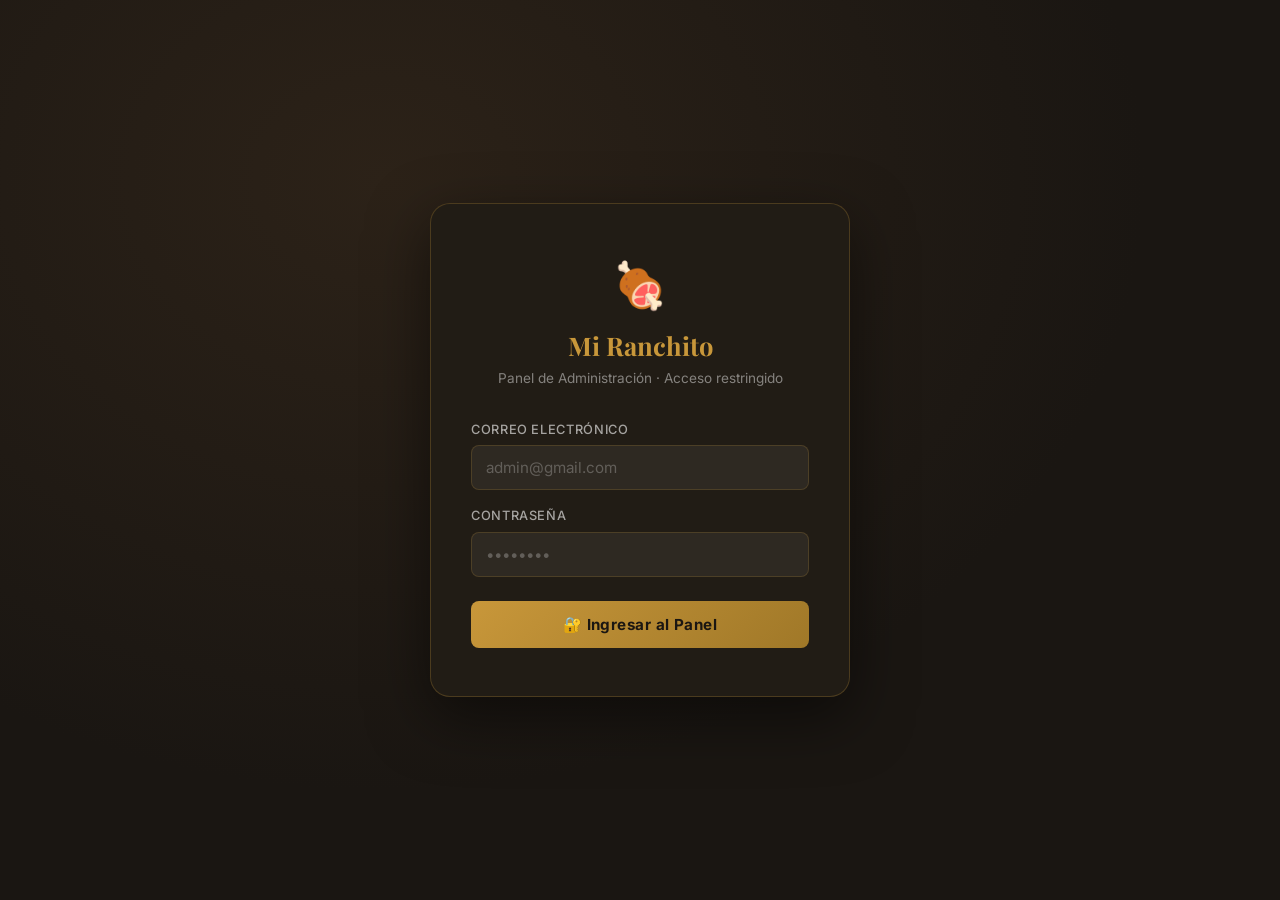
<file: admin.html>
<!DOCTYPE html>
<html lang="es">
<head>
  <meta charset="UTF-8" />
  <meta name="viewport" content="width=device-width, initial-scale=1.0" />
  <title>Admin — Mi Ranchito</title>
  <link rel="icon" type="image/x-icon" href="icono.ico" sizes="any">
  <link rel="preconnect" href="https://fonts.googleapis.com" />
  <link href="https://fonts.googleapis.com/css2?family=Inter:wght@300;400;500;600;700&family=Playfair+Display:wght@600;700&display=swap" rel="stylesheet" />
  <style>
    /* ── RESET & BASE ── */
    *, *::before, *::after { box-sizing: border-box; margin: 0; padding: 0; }
    :root {
      --gold: #C8973A;
      --gold-light: #E8B86D;
      --gold-dark: #A07828;
      --charcoal: #1A1612;
      --charcoal2: #252017;
      --cream: #FAF8F4;
      --surface: #FFFFFF;
      --border: #E8E0D0;
      --muted: #8A7A6A;
      --red: #D94F4F;
      --red-dark: #B83030;
      --green: #3A9A5C;
      --text: #2A2018;
      --text-light: #6A5A4A;
      --shadow: 0 4px 20px rgba(0,0,0,0.08);
      --shadow-lg: 0 8px 40px rgba(0,0,0,0.15);
      --radius: 12px;
      --radius-sm: 8px;
    }

    html, body { height: 100%; }
    body {
      font-family: 'Inter', sans-serif;
      background: var(--charcoal);
      color: var(--text);
      font-size: 15px;
      line-height: 1.5;
    }

    /* ── LOGIN SCREEN ── */
    #loginScreen {
      min-height: 100vh;
      display: flex;
      align-items: center;
      justify-content: center;
      padding: 20px;
      background: radial-gradient(ellipse at 30% 20%, #2C2218 0%, var(--charcoal) 60%);
    }

    .login-card {
      background: #211C15;
      border: 1px solid rgba(200,151,58,0.25);
      border-radius: 20px;
      padding: 48px 40px;
      width: 100%;
      max-width: 420px;
      box-shadow: 0 20px 60px rgba(0,0,0,0.5);
      text-align: center;
    }

    .login-logo {
      font-size: 2.8rem;
      margin-bottom: 6px;
    }

    .login-title {
      font-family: 'Playfair Display', serif;
      color: var(--gold);
      font-size: 1.6rem;
      margin-bottom: 4px;
    }

    .login-subtitle {
      color: rgba(255,255,255,0.45);
      font-size: 0.85rem;
      margin-bottom: 32px;
    }

    .login-form { text-align: left; }

    .form-group {
      margin-bottom: 16px;
    }

    .form-group label {
      display: block;
      color: rgba(255,255,255,0.6);
      font-size: 0.8rem;
      font-weight: 500;
      letter-spacing: 0.05em;
      text-transform: uppercase;
      margin-bottom: 6px;
    }

    .form-group input {
      width: 100%;
      background: rgba(255,255,255,0.06);
      border: 1px solid rgba(200,151,58,0.2);
      border-radius: var(--radius-sm);
      color: #fff;
      font-family: 'Inter', sans-serif;
      font-size: 0.95rem;
      padding: 12px 14px;
      transition: border-color 0.2s, box-shadow 0.2s;
      outline: none;
    }

    .form-group input:focus {
      border-color: var(--gold);
      box-shadow: 0 0 0 3px rgba(200,151,58,0.15);
    }

    .form-group input::placeholder { color: rgba(255,255,255,0.25); }

    .login-error {
      background: rgba(217,79,79,0.15);
      border: 1px solid rgba(217,79,79,0.4);
      border-radius: var(--radius-sm);
      color: #FF9090;
      font-size: 0.85rem;
      padding: 10px 14px;
      margin-bottom: 16px;
      display: none;
    }

    .btn-login {
      width: 100%;
      background: linear-gradient(135deg, var(--gold), var(--gold-dark));
      border: none;
      border-radius: var(--radius-sm);
      color: var(--charcoal);
      cursor: pointer;
      font-family: 'Inter', sans-serif;
      font-size: 0.95rem;
      font-weight: 700;
      letter-spacing: 0.03em;
      padding: 14px;
      margin-top: 8px;
      transition: opacity 0.2s, transform 0.15s;
    }

    .btn-login:hover { opacity: 0.9; transform: translateY(-1px); }
    .btn-login:active { transform: translateY(0); }

    /* ── ADMIN PANEL ── */
    #adminPanel { display: none; min-height: 100vh; background: var(--cream); }

    /* Header */
    .admin-header {
      background: var(--charcoal);
      border-bottom: 2px solid var(--gold);
      padding: 0 24px;
      height: 60px;
      display: flex;
      align-items: center;
      justify-content: space-between;
      position: sticky;
      top: 0;
      z-index: 100;
    }

    .admin-logo {
      color: var(--gold);
      font-family: 'Playfair Display', serif;
      font-size: 1.15rem;
      font-weight: 700;
    }

    .admin-header-right {
      display: flex;
      align-items: center;
      gap: 10px;
    }

    .btn-logout {
      background: transparent;
      border: 1px solid rgba(200,151,58,0.4);
      border-radius: var(--radius-sm);
      color: var(--gold);
      cursor: pointer;
      font-family: 'Inter', sans-serif;
      font-size: 0.82rem;
      padding: 7px 14px;
      transition: all 0.2s;
    }
    .btn-logout:hover { background: rgba(200,151,58,0.1); border-color: var(--gold); }

    /* Tabs */
    .admin-tabs {
      background: var(--surface);
      border-bottom: 1px solid var(--border);
      display: flex;
      gap: 0;
      overflow-x: auto;
      padding: 0 24px;
    }

    .tab-btn {
      background: none;
      border: none;
      border-bottom: 3px solid transparent;
      color: var(--muted);
      cursor: pointer;
      font-family: 'Inter', sans-serif;
      font-size: 0.9rem;
      font-weight: 500;
      padding: 16px 22px;
      transition: all 0.2s;
      white-space: nowrap;
      flex-shrink: 0;
    }

    .tab-btn:hover { color: var(--gold); }
    .tab-btn.active {
      border-bottom-color: var(--gold);
      color: var(--gold);
      font-weight: 600;
    }

    /* Main content */
    .admin-content {
      max-width: 1100px;
      margin: 0 auto;
      padding: 28px 24px;
    }

    .section-panel { display: none; }
    .section-panel.active { display: block; }

    /* Section toolbar */
    .section-toolbar {
      display: flex;
      align-items: center;
      justify-content: space-between;
      flex-wrap: wrap;
      gap: 12px;
      margin-bottom: 20px;
    }

    .section-toolbar h2 {
      font-family: 'Playfair Display', serif;
      font-size: 1.3rem;
      color: var(--charcoal);
    }

    .section-toolbar p {
      font-size: 0.82rem;
      color: var(--muted);
      margin-top: 2px;
    }

    .toolbar-actions {
      display: flex;
      gap: 10px;
      flex-wrap: wrap;
    }

    /* Buttons */
    .btn {
      border: none;
      border-radius: var(--radius-sm);
      cursor: pointer;
      font-family: 'Inter', sans-serif;
      font-size: 0.85rem;
      font-weight: 600;
      padding: 9px 18px;
      transition: all 0.2s;
      display: inline-flex;
      align-items: center;
      gap: 6px;
    }

    .btn-gold {
      background: linear-gradient(135deg, var(--gold), var(--gold-dark));
      color: var(--charcoal);
    }
    .btn-gold:hover { opacity: 0.88; transform: translateY(-1px); }

    .btn-outline {
      background: transparent;
      border: 1px solid var(--border);
      color: var(--text-light);
    }
    .btn-outline:hover { border-color: var(--gold); color: var(--gold); }

    .btn-danger {
      background: var(--red);
      color: #fff;
    }
    .btn-danger:hover { background: var(--red-dark); }

    .btn-sm { padding: 6px 12px; font-size: 0.8rem; }

    /* Table */
    .table-wrapper {
      background: var(--surface);
      border: 1px solid var(--border);
      border-radius: var(--radius);
      overflow: hidden;
      box-shadow: var(--shadow);
    }

    table {
      border-collapse: collapse;
      width: 100%;
    }

    thead {
      background: #F4EFE6;
    }

    thead th {
      color: var(--text-light);
      font-size: 0.75rem;
      font-weight: 600;
      letter-spacing: 0.06em;
      padding: 12px 16px;
      text-align: left;
      text-transform: uppercase;
    }

    tbody tr {
      border-top: 1px solid var(--border);
      transition: background 0.15s;
    }

    tbody tr:nth-child(even) { background: #FDFBF8; }
    tbody tr:hover { background: #F9F4EC; }

    tbody td {
      color: var(--text);
      font-size: 0.88rem;
      padding: 12px 16px;
      vertical-align: middle;
    }

    .td-emoji { font-size: 1.3rem; }

    .td-name { font-weight: 600; }

    .td-price {
      color: var(--gold-dark);
      font-weight: 600;
      font-size: 0.9rem;
    }

    .badge-pill {
      background: rgba(200,151,58,0.12);
      border: 1px solid rgba(200,151,58,0.3);
      border-radius: 20px;
      color: var(--gold-dark);
      display: inline-block;
      font-size: 0.75rem;
      font-weight: 600;
      padding: 2px 10px;
    }

    .td-actions {
      display: flex;
      gap: 8px;
      align-items: center;
    }

    .btn-edit {
      background: rgba(200,151,58,0.1);
      border: 1px solid rgba(200,151,58,0.3);
      border-radius: 6px;
      color: var(--gold-dark);
      cursor: pointer;
      font-size: 0.8rem;
      font-weight: 600;
      padding: 5px 12px;
      transition: all 0.2s;
    }
    .btn-edit:hover { background: rgba(200,151,58,0.22); }

    .btn-del {
      background: rgba(217,79,79,0.08);
      border: 1px solid rgba(217,79,79,0.25);
      border-radius: 6px;
      color: var(--red);
      cursor: pointer;
      font-size: 0.8rem;
      font-weight: 600;
      padding: 5px 12px;
      transition: all 0.2s;
    }
    .btn-del:hover { background: rgba(217,79,79,0.18); }

    .empty-table {
      color: var(--muted);
      font-size: 0.9rem;
      padding: 40px;
      text-align: center;
    }

    /* Reset bar */
    .reset-bar {
      background: #FFF8EC;
      border: 1px solid rgba(200,151,58,0.3);
      border-radius: var(--radius);
      display: flex;
      align-items: center;
      gap: 14px;
      margin-top: 20px;
      padding: 14px 20px;
      flex-wrap: wrap;
    }

    .reset-bar-icon { font-size: 1.4rem; }

    .reset-bar-text {
      flex: 1;
      min-width: 200px;
    }

    .reset-bar-text strong {
      color: var(--charcoal);
      font-size: 0.9rem;
    }

    .reset-bar-text p {
      color: var(--muted);
      font-size: 0.8rem;
      margin-top: 2px;
    }

    /* ── MODAL ── */
    .modal-overlay {
      background: rgba(0,0,0,0.6);
      backdrop-filter: blur(4px);
      bottom: 0;
      display: none;
      left: 0;
      position: fixed;
      right: 0;
      top: 0;
      z-index: 1000;
      align-items: center;
      justify-content: center;
      padding: 20px;
    }

    .modal-overlay.open { display: flex; }

    .modal-box {
      background: var(--surface);
      border-radius: 16px;
      box-shadow: var(--shadow-lg);
      max-height: 90vh;
      overflow-y: auto;
      width: 100%;
      max-width: 560px;
    }

    .modal-header {
      align-items: center;
      border-bottom: 1px solid var(--border);
      display: flex;
      justify-content: space-between;
      padding: 20px 24px;
      position: sticky;
      top: 0;
      background: var(--surface);
      z-index: 1;
    }

    .modal-header h3 {
      color: var(--charcoal);
      font-family: 'Playfair Display', serif;
      font-size: 1.15rem;
    }

    .modal-close {
      background: none;
      border: none;
      color: var(--muted);
      cursor: pointer;
      font-size: 1.3rem;
      line-height: 1;
      padding: 4px 8px;
      transition: color 0.2s;
    }
    .modal-close:hover { color: var(--text); }

    .modal-body { padding: 24px; }

    .modal-footer {
      border-top: 1px solid var(--border);
      display: flex;
      gap: 10px;
      justify-content: flex-end;
      padding: 16px 24px;
      position: sticky;
      bottom: 0;
      background: var(--surface);
    }

    /* Form fields inside modal */
    .field-group {
      margin-bottom: 16px;
    }

    .field-group label {
      color: var(--text-light);
      display: block;
      font-size: 0.8rem;
      font-weight: 600;
      letter-spacing: 0.04em;
      margin-bottom: 6px;
      text-transform: uppercase;
    }

    .field-group input,
    .field-group textarea,
    .field-group select {
      background: var(--cream);
      border: 1px solid var(--border);
      border-radius: var(--radius-sm);
      color: var(--text);
      font-family: 'Inter', sans-serif;
      font-size: 0.92rem;
      outline: none;
      padding: 10px 14px;
      transition: border-color 0.2s, box-shadow 0.2s;
      width: 100%;
    }

    .field-group input:focus,
    .field-group textarea:focus,
    .field-group select:focus {
      border-color: var(--gold);
      box-shadow: 0 0 0 3px rgba(200,151,58,0.12);
    }

    .field-group textarea { min-height: 70px; resize: vertical; }

    .field-hint {
      color: var(--muted);
      font-size: 0.76rem;
      margin-top: 4px;
    }

    .field-row {
      display: grid;
      grid-template-columns: 1fr 1fr;
      gap: 14px;
    }

    .checkbox-group {
      align-items: center;
      display: flex;
      gap: 10px;
      padding: 10px 0;
    }

    .checkbox-group input[type="checkbox"] {
      accent-color: var(--gold);
      height: 16px;
      width: 16px;
    }

    .checkbox-group label {
      color: var(--text);
      font-size: 0.9rem;
      font-weight: 500;
      cursor: pointer;
    }

    /* ── TOAST ── */
    .toast-wrap {
      bottom: 24px;
      display: flex;
      flex-direction: column;
      gap: 8px;
      position: fixed;
      right: 24px;
      z-index: 9999;
    }

    .toast {
      animation: toastIn 0.3s ease;
      background: var(--charcoal);
      border-left: 4px solid var(--gold);
      border-radius: 8px;
      box-shadow: 0 4px 16px rgba(0,0,0,0.25);
      color: #fff;
      font-size: 0.88rem;
      max-width: 320px;
      padding: 12px 16px;
    }

    .toast.success { border-left-color: var(--green); }
    .toast.error { border-left-color: var(--red); }

    @keyframes toastIn {
      from { opacity: 0; transform: translateX(20px); }
      to   { opacity: 1; transform: translateX(0); }
    }

    /* ── RESPONSIVE ── */
    @media (max-width: 640px) {
      .admin-content { padding: 16px; }
      .field-row { grid-template-columns: 1fr; }
      .login-card { padding: 32px 24px; }
      .section-toolbar { flex-direction: column; align-items: flex-start; }
      thead th:nth-child(3),
      tbody td:nth-child(3),
      thead th:nth-child(5),
      tbody td:nth-child(5) { display: none; }
    }
  </style>
</head>
<body>

<!-- ══════════════ LOGIN ══════════════ -->
<div id="loginScreen">
  <div class="login-card">
    <div class="login-logo">🍖</div>
    <h1 class="login-title">Mi Ranchito</h1>
    <p class="login-subtitle">Panel de Administración · Acceso restringido</p>

    <form class="login-form" id="loginForm" onsubmit="checkLogin(event)">
      <div class="form-group">
        <label for="loginEmail">Correo electrónico</label>
        <input type="email" id="loginEmail" placeholder="admin@gmail.com" autocomplete="email" required />
      </div>
      <div class="form-group">
        <label for="loginPass">Contraseña</label>
        <input type="password" id="loginPass" placeholder="••••••••" autocomplete="current-password" required />
      </div>
      <div class="login-error" id="loginError">❌ Credenciales incorrectas. Verifica tu email y contraseña.</div>
      <button type="submit" class="btn-login">🔐 Ingresar al Panel</button>
    </form>
  </div>
</div>

<!-- ══════════════ ADMIN PANEL ══════════════ -->
<div id="adminPanel">

  <!-- Header -->
  <header class="admin-header">
    <div class="admin-logo">🍖 Mi Ranchito — Admin</div>
    <div class="admin-header-right">
      <button class="btn-logout" onclick="doLogout()">⬅ Cerrar Sesión</button>
    </div>
  </header>

  <!-- Tabs -->
  <div class="admin-tabs">
    <button class="tab-btn active" data-section="asadero" onclick="switchTab('asadero')">🥩 Asadero</button>
    <button class="tab-btn" data-section="panaderia" onclick="switchTab('panaderia')">🥐 Panadería</button>
    <button class="tab-btn" data-section="restaurante" onclick="switchTab('restaurante')">🍽️ Restaurante</button>
    <button class="tab-btn" data-section="bebidas" onclick="switchTab('bebidas')">🥤 Bebidas</button>
  </div>

  <!-- Content -->
  <div class="admin-content">

    <!-- ASADERO -->
    <div class="section-panel active" id="panel-asadero">
      <div class="section-toolbar">
        <div>
          <h2>🥩 Asadero</h2>
          <p>Picadas, sopas y platos del asadero</p>
        </div>
        <div class="toolbar-actions">
          <button class="btn btn-gold" onclick="openProductModal('asadero', null)">➕ Agregar Producto</button>
        </div>
      </div>
      <div class="table-wrapper">
        <table id="table-asadero">
          <thead>
            <tr>
              <th>Emoji</th>
              <th>Nombre</th>
              <th>Precio</th>
              <th>Categoría</th>
              <th>Badge</th>
              <th>Acciones</th>
            </tr>
          </thead>
          <tbody id="tbody-asadero"></tbody>
        </table>
      </div>
      <div class="reset-bar">
        <div class="reset-bar-icon">🔄</div>
        <div class="reset-bar-text">
          <strong>Restaurar productos originales del Asadero</strong>
          <p>Borra los cambios de esta sección y vuelve a los datos originales de data.js</p>
        </div>
        <button class="btn btn-outline btn-sm" onclick="resetSection('asadero')">Restaurar Asadero</button>
      </div>
    </div>

    <!-- PANADERÍA -->
    <div class="section-panel" id="panel-panaderia">
      <div class="section-toolbar">
        <div>
          <h2>🥐 Panadería</h2>
          <p>Panes artesanales, dulces y galletas</p>
        </div>
        <div class="toolbar-actions">
          <button class="btn btn-gold" onclick="openProductModal('panaderia', null)">➕ Agregar Producto</button>
        </div>
      </div>
      <div class="table-wrapper">
        <table id="table-panaderia">
          <thead>
            <tr>
              <th>Emoji</th>
              <th>Nombre</th>
              <th>Precio</th>
              <th>Categoría</th>
              <th>Badge</th>
              <th>Acciones</th>
            </tr>
          </thead>
          <tbody id="tbody-panaderia"></tbody>
        </table>
      </div>
      <div class="reset-bar">
        <div class="reset-bar-icon">🔄</div>
        <div class="reset-bar-text">
          <strong>Restaurar productos originales de Panadería</strong>
          <p>Borra los cambios de esta sección y vuelve a los datos originales de data.js</p>
        </div>
        <button class="btn btn-outline btn-sm" onclick="resetSection('panaderia')">Restaurar Panadería</button>
      </div>
    </div>

    <!-- RESTAURANTE -->
    <div class="section-panel" id="panel-restaurante">
      <div class="section-toolbar">
        <div>
          <h2>🍽️ Restaurante</h2>
          <p>Almuerzos, sopas y platos del restaurante</p>
        </div>
        <div class="toolbar-actions">
          <button class="btn btn-gold" onclick="openProductModal('restaurante', null)">➕ Agregar Producto</button>
        </div>
      </div>
      <div class="table-wrapper">
        <table id="table-restaurante">
          <thead>
            <tr>
              <th>Emoji</th>
              <th>Nombre</th>
              <th>Precio</th>
              <th>Categoría</th>
              <th>Badge</th>
              <th>Acciones</th>
            </tr>
          </thead>
          <tbody id="tbody-restaurante"></tbody>
        </table>
      </div>
      <div class="reset-bar">
        <div class="reset-bar-icon">🔄</div>
        <div class="reset-bar-text">
          <strong>Restaurar productos originales del Restaurante</strong>
          <p>Borra los cambios de esta sección y vuelve a los datos originales de data.js</p>
        </div>
        <button class="btn btn-outline btn-sm" onclick="resetSection('restaurante')">Restaurar Restaurante</button>
      </div>
    </div>

    <!-- BEBIDAS -->
    <div class="section-panel" id="panel-bebidas">
      <div class="section-toolbar">
        <div>
          <h2>🥤 Bebidas</h2>
          <p>Gaseosas, cervezas, jugos y aguas</p>
        </div>
        <div class="toolbar-actions">
          <button class="btn btn-gold" onclick="openProductModal('bebidas', null)">➕ Agregar Producto</button>
        </div>
      </div>
      <div class="table-wrapper">
        <table id="table-bebidas">
          <thead>
            <tr>
              <th>Emoji</th>
              <th>Nombre</th>
              <th>Precio</th>
              <th>Categoría</th>
              <th>Badge</th>
              <th>Acciones</th>
            </tr>
          </thead>
          <tbody id="tbody-bebidas"></tbody>
        </table>
      </div>
      <div class="reset-bar">
        <div class="reset-bar-icon">🔄</div>
        <div class="reset-bar-text">
          <strong>Restaurar productos originales de Bebidas</strong>
          <p>Borra los cambios de esta sección y vuelve a los datos originales de data.js</p>
        </div>
        <button class="btn btn-outline btn-sm" onclick="resetSection('bebidas')">Restaurar Bebidas</button>
      </div>
    </div>

  </div><!-- /admin-content -->
</div><!-- /adminPanel -->

<!-- ══════════════ PRODUCT MODAL ══════════════ -->
<div class="modal-overlay" id="productModalOverlay">
  <div class="modal-box">
    <div class="modal-header">
      <h3 id="modalTitle">Agregar Producto</h3>
      <button class="modal-close" onclick="closeProductModal()">&#x2715;</button>
    </div>
    <div class="modal-body">
      <form id="productForm" onsubmit="handleFormSubmit(event)">
        <input type="hidden" id="fSection" />
        <input type="hidden" id="fProductId" />

        <div class="field-row">
          <div class="field-group">
            <label for="fEmoji">Emoji</label>
            <input type="text" id="fEmoji" placeholder="🥩" maxlength="5" />
          </div>
          <div class="field-group">
            <label for="fName">Nombre *</label>
            <input type="text" id="fName" placeholder="Picada Tradicional" required />
          </div>
        </div>

        <div class="field-group">
          <label for="fDesc">Descripción</label>
          <textarea id="fDesc" placeholder="Descripción del producto..."></textarea>
        </div>

        <div class="field-row">
          <div class="field-group">
            <label for="fPrice">Precio base (COP) *</label>
            <input type="number" id="fPrice" placeholder="30000" min="0" required />
          </div>
          <div class="field-group">
            <label for="fCategory">Categoría *</label>
            <input type="text" id="fCategory" placeholder="picadas / panes / bebidas..." required />
          </div>
        </div>

        <div class="field-group">
          <label for="fBadge">Badge / Etiqueta</label>
          <input type="text" id="fBadge" placeholder="Popular, Fresco, Favorito..." />
          <div class="field-hint">Dejar vacío para sin badge.</div>
        </div>

        <div class="field-group">
          <label for="fTags">Tags (separados por coma)</label>
          <input type="text" id="fTags" placeholder="Por unidad, Familiar, Desde $30.000" />
          <div class="field-hint">Ejemplo: Por unidad, Desde $30.000, Cerdo y Res</div>
        </div>

        <div class="field-group">
          <label for="fImg">Imagen (URL o nombre de archivo)</label>
          <input type="text" id="fImg" placeholder="picada.jpeg o https://..." />
          <div class="field-hint">Nombre de archivo local (ej: rollo,500 unidad.jpeg) o URL completa.</div>
        </div>

        <div class="field-group">
          <label for="fPriceOptions">Opciones de precio (JSON)</label>
          <textarea id="fPriceOptions" placeholder='[30000, 35000, 40000] o [{"price":8000,"label":"$8.000 (En local)"},{"price":9000,"label":"$9.000 (Para llevar)"}]' style="min-height:56px;font-size:0.8rem;font-family:monospace;"></textarea>
          <div class="field-hint">Dejar vacío para usar solo el precio base. Acepta array de números o de objetos {price, label}.</div>
        </div>

        <!-- hasMeat: solo visible para asadero -->
        <div class="checkbox-group" id="hasMeatRow" style="display:none;">
          <input type="checkbox" id="fHasMeat" />
          <label for="fHasMeat">🍖 ¿Incluye carne? (activa domicilio gratis en Tocaima)</label>
        </div>

      </form>
    </div>
    <div class="modal-footer">
      <button class="btn btn-outline" type="button" onclick="closeProductModal()">Cancelar</button>
      <button class="btn btn-gold" type="submit" form="productForm">💾 Guardar Producto</button>
    </div>
  </div>
</div>

<!-- Toast container -->
<div class="toast-wrap" id="toastWrap"></div>

<!-- Scripts -->
<script src="data.js" charset="UTF-8"></script>
<script src="admin.js" charset="UTF-8"></script>
</body>
</html>
</file>
<file: styles.css>
/* ═══════════════════════════════════════════
   LA BRASERIA — STYLES.CSS
═══════════════════════════════════════════ */

/* ── Reset & Variables ───────────────────── */
*, *::before, *::after { box-sizing: border-box; margin: 0; padding: 0; }

:root {
  --gold: #C8973A;
  --gold-light: #E8B860;
  --gold-dark: #9A6F28;
  --cream: #FAF7F2;
  --cream-dark: #F0EAE0;
  --charcoal: #1A1612;
  --charcoal-mid: #2D2620;
  --charcoal-soft: #3D342C;
  --text: #3A3028;
  --text-light: #7A6A5A;
  --text-lighter: #A09080;
  --white: #FFFFFF;
  --green: #2E7D32;
  --green-light: #43A047;
  --red: #C62828;
  --red-light: #E53935;
  --whatsapp: #25D366;
  --nequi: #6C00EA;
  --shadow-sm: 0 2px 8px rgba(0,0,0,0.06);
  --shadow-md: 0 4px 20px rgba(0,0,0,0.10);
  --shadow-lg: 0 8px 40px rgba(0,0,0,0.15);
  --shadow-xl: 0 16px 60px rgba(0,0,0,0.20);
  --radius: 16px;
  --radius-sm: 8px;
  --radius-lg: 24px;
  --radius-xl: 32px;
  --transition: 0.3s cubic-bezier(0.4, 0, 0.2, 1);
  --font-head: 'Playfair Display', Georgia, serif;
  --font-body: 'Inter', system-ui, sans-serif;
}

html { scroll-behavior: smooth; }

body {
  font-family: var(--font-body);
  background-color: #FAF6F0;
  background-image: 
    radial-gradient(ellipse at 15% 10%, rgba(200, 151, 58, 0.09) 0%, transparent 45%),
    radial-gradient(ellipse at 85% 30%, rgba(217, 119, 6, 0.07) 0%, transparent 50%),
    radial-gradient(ellipse at 20% 65%, rgba(198, 40, 40, 0.04) 0%, transparent 45%),
    radial-gradient(ellipse at 80% 85%, rgba(200, 151, 58, 0.08) 0%, transparent 50%),
    url("data:image/svg+xml,%3Csvg width='48' height='48' viewBox='0 0 48 48' xmlns='http://www.w3.org/2000/svg'%3E%3Cg fill='%23c8973a' fill-opacity='0.032' fill-rule='evenodd'%3E%3Cpath d='M24 22v-4h-2v4h-4v2h4v4h2v-4h4v-2h-4zm0-18V0h-2v4h-4v2h4v4h2V6h4V4h-4zM4 22v-4H2v4H0v2h2v4h2v-4h4v-2H4zm0-18V0H2v4H0v2h2v4h2V6h4V4H4z'/%3E%3C/g%3E%3C/svg%3E");
  background-attachment: fixed;
  color: var(--text);
  line-height: 1.6;
  overflow-x: hidden;
}

/* ── Scrollbar ────────────────────────────── */
html { scrollbar-width: thin; scrollbar-color: var(--gold) var(--cream-dark); }
::-webkit-scrollbar { width: 10px; height: 10px; }
::-webkit-scrollbar-track { background: var(--cream-dark); }
::-webkit-scrollbar-thumb {
  background: var(--gold); border-radius: 8px;
  border: 2px solid var(--cream-dark); background-clip: padding-box;
}
::-webkit-scrollbar-thumb:hover { background: var(--gold-dark); background-clip: padding-box; }

/* ── HEADER ──────────────────────────────── */
#header {
  position: fixed; top: 0; left: 0; right: 0; z-index: 1100;
  background: rgba(22, 18, 14, 0.92);
  backdrop-filter: blur(20px);
  -webkit-backdrop-filter: blur(20px);
  border-bottom: 1px solid rgba(200,151,58,0.22);
  transition: var(--transition);
}
#header.scrolled {
  background: rgba(18, 14, 11, 0.97);
  box-shadow: 0 4px 24px rgba(0,0,0,0.35);
  border-bottom-color: rgba(200,151,58,0.35);
}
.nav-container {
  max-width: 1280px; margin: 0 auto; padding: 0 24px;
  height: 70px; display: flex; align-items: center; gap: 32px;
}
.logo {
  display: flex; align-items: center; gap: 10px;
  text-decoration: none; flex-shrink: 0;
  transition: transform 0.25s ease;
}
.logo:hover { transform: scale(1.02); }
.logo-icon { font-size: 1.6rem; filter: drop-shadow(0 2px 4px rgba(0,0,0,0.2)); }
.logo-text {
  font-family: var(--font-head); font-size: 1.45rem; font-weight: 700;
  background: linear-gradient(135deg, #FFF, #F3D08A);
  -webkit-background-clip: text; -webkit-text-fill-color: transparent;
  letter-spacing: 0.5px;
}
.nav-links {
  display: flex; gap: 6px; align-items: center; flex: 1; justify-content: center;
}
.nav-link {
  color: rgba(255,255,255,0.75); text-decoration: none; font-size: 0.88rem;
  font-weight: 500; padding: 8px 14px; border-radius: 999px;
  transition: var(--transition); letter-spacing: 0.2px;
  position: relative;
}
.nav-link:hover {
  color: var(--gold-light); background: rgba(200,151,58,0.12);
}
.nav-link.active {
  color: #1A1612; background: linear-gradient(135deg, var(--gold-light), var(--gold));
  font-weight: 600; box-shadow: 0 2px 10px rgba(200,151,58,0.35);
}
.nav-actions { display: flex; align-items: center; gap: 12px; flex-shrink: 0; }
.cart-btn {
  position: relative; background: linear-gradient(135deg, var(--gold-light), var(--gold));
  border: none; color: var(--charcoal); font-size: 0.95rem; min-width: 92px; height: 44px;
  border-radius: 999px; cursor: pointer; display: flex; align-items: center;
  justify-content: center; gap: 4px; padding: 0 16px;
  font-weight: 700; font-family: var(--font-body);
  box-shadow: 0 3px 12px rgba(200,151,58,0.3);
  transition: var(--transition);
}
.cart-label { font-weight: 700; }
.cart-btn:hover {
  transform: translateY(-2px);
  box-shadow: 0 6px 18px rgba(200,151,58,0.45);
  background: linear-gradient(135deg, #F5C975, var(--gold-light));
}
.cart-btn:active { transform: translateY(0) scale(0.97); }
.cart-badge {
  position: absolute; top: -5px; right: -5px;
  background: var(--red-light); color: white; font-size: 0.72rem;
  font-weight: 800; min-width: 22px; height: 22px; border-radius: 999px;
  display: flex; align-items: center; justify-content: center;
  border: 2px solid #1A1612; padding: 0 4px;
  box-shadow: 0 2px 6px rgba(0,0,0,0.3);
  transition: transform 0.25s ease;
}
.cart-btn.bounce, .cart-badge.bounce {
  animation: cartBounce 0.45s cubic-bezier(0.175, 0.885, 0.32, 1.275);
}
@keyframes cartBounce {
  0% { transform: scale(1); }
  40% { transform: scale(1.35); }
  70% { transform: scale(0.9); }
  100% { transform: scale(1); }
}
.hamburger {
  display: none; flex-direction: column; gap: 5px;
  background: rgba(255,255,255,0.06); border: 1px solid rgba(255,255,255,0.12);
  border-radius: 10px; cursor: pointer; padding: 10px; width: 42px; height: 42px;
  align-items: center; justify-content: center;
  transition: var(--transition);
}
.hamburger:hover { background: rgba(200,151,58,0.15); border-color: var(--gold); }
.hamburger span {
  width: 20px; height: 2px; background: white;
  transition: var(--transition); border-radius: 2px;
}
.hamburger.open span:nth-child(1) { transform: rotate(45deg) translate(5px, 5px); }
.hamburger.open span:nth-child(2) { opacity: 0; transform: translateX(8px); }
.hamburger.open span:nth-child(3) { transform: rotate(-45deg) translate(5px, -5px); }

/* ── HERO ─────────────────────────────────── */
.hero {
  min-height: 100vh; display: flex; flex-direction: column;
  align-items: center; justify-content: center;
  /* Overlay rgba oscuro (~0.82-0.88) sobre la foto real del negocio:
     garantiza contraste AAA para el texto blanco (~15:1) sin depender
     de un color sólido, y deja ver la textura de la imagen de fondo. */
  background: linear-gradient(135deg, rgba(26, 22, 18, 0.82) 0%, rgba(15, 12, 10, 0.88) 100%), url('fondo de pagina.jpeg') center/cover no-repeat;
  background-attachment: fixed; /* Efecto parallax: la imagen queda fija mientras el contenido se desliza encima */
  position: relative; overflow: hidden;
  padding: 120px 24px 80px;
}
.hero-bg-shapes { position: absolute; inset: 0; pointer-events: none; }
.shape {
  position: absolute; border-radius: 50%;
  background: radial-gradient(circle, rgba(200,151,58,0.15), transparent 70%);
}
.shape-1 { width: 600px; height: 600px; top: -200px; right: -100px; animation: pulse 6s ease-in-out infinite; }
.shape-2 { width: 400px; height: 400px; bottom: -100px; left: -100px; animation: pulse 8s ease-in-out infinite 2s; }
.shape-3 { width: 300px; height: 300px; top: 50%; left: 50%; transform: translate(-50%,-50%); animation: pulse 10s ease-in-out infinite 4s; }
@keyframes pulse {
  0%,100% { transform: scale(1); opacity: 0.6; }
  50% { transform: scale(1.1); opacity: 1; }
}
.shape-3 { animation: pulse3 10s ease-in-out infinite 4s; }
@keyframes pulse3 {
  0%,100% { transform: translate(-50%,-50%) scale(1); opacity: 0.3; }
  50% { transform: translate(-50%,-50%) scale(1.1); opacity: 0.6; }
}
.hero-content { position: relative; z-index: 1; text-align: center; max-width: 800px; }
.hero-eyebrow {
  color: var(--gold); font-size: 0.875rem; font-weight: 500;
  letter-spacing: 3px; text-transform: uppercase; margin-bottom: 24px;
  opacity: 0; animation: fadeUp 0.8s ease forwards 0.2s;
}
.hero-title {
  font-family: var(--font-head); font-size: clamp(2.5rem,6vw,4.5rem);
  color: white; line-height: 1.15; margin-bottom: 24px;
  opacity: 0; animation: fadeUp 0.8s ease forwards 0.4s;
}
.gradient-text {
  background: linear-gradient(135deg, var(--gold-light), var(--gold), #E8A020);
  -webkit-background-clip: text; -webkit-text-fill-color: transparent;
  background-clip: text;
}
.hero-subtitle {
  color: rgba(255,255,255,0.65); font-size: 1.1rem; line-height: 1.7;
  margin-bottom: 40px; opacity: 0; animation: fadeUp 0.8s ease forwards 0.6s;
}
.hero-actions {
  display: flex; gap: 16px; justify-content: center; flex-wrap: wrap;
  margin-bottom: 60px; opacity: 0; animation: fadeUp 0.8s ease forwards 0.8s;
}
.hero-stats {
  display: flex; align-items: center; gap: 32px; justify-content: center;
  flex-wrap: wrap; opacity: 0; animation: fadeUp 0.8s ease forwards 1s;
}
.stat { text-align: center; }
.stat-num { display: block; font-family: var(--font-head); font-size: 1.8rem; color: var(--gold); font-weight: 700; }
.stat-label { font-size: 0.8rem; color: rgba(255,255,255,0.5); letter-spacing: 0.5px; }
.stat-divider { width: 1px; height: 40px; background: rgba(200,151,58,0.3); }
.hero-scroll-hint {
  position: absolute; bottom: 30px; left: 50%; transform: translateX(-50%);
  display: flex; flex-direction: column; align-items: center; gap: 8px;
  color: rgba(255,255,255,0.4); font-size: 0.75rem; letter-spacing: 1px;
}
.scroll-arrow {
  width: 20px; height: 20px; border-right: 2px solid var(--gold);
  border-bottom: 2px solid var(--gold); transform: rotate(45deg);
  animation: bounce 2s ease-in-out infinite;
}
@keyframes bounce { 0%,100% { transform: rotate(45deg) translateY(0); } 50% { transform: rotate(45deg) translateY(6px); } }
@keyframes fadeUp { from { opacity:0; transform: translateY(30px); } to { opacity:1; transform: translateY(0); } }

/* ── BOTONES ──────────────────────────────── */
.btn {
  display: inline-flex; align-items: center; gap: 8px;
  padding: 14px 28px; border-radius: var(--radius-sm); font-size: 0.9rem;
  font-weight: 600; cursor: pointer; transition: var(--transition);
  text-decoration: none; border: none; letter-spacing: 0.3px;
}
.btn-primary {
  background: linear-gradient(135deg, var(--gold), var(--gold-dark));
  color: var(--charcoal);
}
.btn-primary:hover { transform: translateY(-2px); box-shadow: 0 8px 24px rgba(200,151,58,0.4); }
.btn-ghost {
  background: transparent; color: white;
  border: 1.5px solid rgba(255,255,255,0.3);
}
.btn-ghost:hover { border-color: var(--gold); color: var(--gold); background: rgba(200,151,58,0.08); }
.btn-whatsapp {
  background: var(--whatsapp); color: white; font-weight: 600;
}
.btn-whatsapp:hover { background: #1ebe5b; transform: translateY(-2px); box-shadow: 0 8px 24px rgba(37,211,102,0.35); }
.btn-full { width: 100%; justify-content: center; }
.btn-sm { padding: 10px 20px; font-size: 0.85rem; }
.btn-checkout {
  width: 100%; padding: 16px; font-size: 1rem; font-weight: 700;
  background: linear-gradient(135deg, var(--whatsapp), #1ebe5b);
  color: white; border: none; border-radius: var(--radius-sm); cursor: pointer;
  transition: var(--transition); letter-spacing: 0.5px;
}
.btn-checkout:hover { transform: translateY(-2px); box-shadow: 0 8px 24px rgba(37,211,102,0.4); }

/* ── BOTON MENU DEL DIA (RESTAURANTE) ─────── */
.menu-dia-cta { margin-top: 40px; }
.btn-menu-dia {
  display: flex; align-items: center; justify-content: center; gap: 10px;
  width: 100%;
  background: linear-gradient(135deg, var(--whatsapp), #1ebe5b);
  color: white; font-weight: 700; font-size: 1.05rem;
  letter-spacing: 0.3px; text-decoration: none;
  padding: 18px 36px; border-radius: 100px;
  box-shadow: 0 8px 24px rgba(37,211,102,0.35);
  transition: var(--transition);
}
.btn-menu-dia:hover {
  transform: translateY(-2px);
  box-shadow: 0 12px 32px rgba(37,211,102,0.45);
  background: linear-gradient(135deg, #1ebe5b, var(--whatsapp));
}

/* ── QUICK CATS ───────────────────────────── */
.quick-cats {
  display: grid; grid-template-columns: repeat(4, 1fr);
  gap: 0; max-width: 1280px; margin: -20px auto 0;
  border-radius: var(--radius-lg); overflow: hidden;
  box-shadow: 0 10px 30px rgba(0,0,0,0.08);
  position: relative; z-index: 10;
}
.qcat-card {
  padding: 36px 28px; text-decoration: none; color: var(--text);
  background: rgba(255, 255, 255, 0.94);
  backdrop-filter: blur(12px);
  display: flex; flex-direction: column; gap: 8px;
  border-right: 1px solid rgba(200,151,58,0.12);
  transition: var(--transition); position: relative; overflow: hidden;
}
.qcat-card:last-child { border-right: none; }
.qcat-card::before {
  content: ''; position: absolute; bottom: 0; left: 0; right: 0; height: 3px;
  background: linear-gradient(90deg, var(--gold), var(--gold-light));
  transform: scaleX(0); transition: var(--transition); transform-origin: left;
}
.qcat-card:hover::before { transform: scaleX(1); }
.qcat-card:hover {
  background: #FFF;
  transform: translateY(-4px);
  box-shadow: 0 12px 28px rgba(200,151,58,0.15);
}
.qcat-icon { font-size: 2.4rem; margin-bottom: 6px; filter: drop-shadow(0 2px 4px rgba(0,0,0,0.08)); }
.qcat-card h3 { font-family: var(--font-head); font-size: 1.35rem; color: var(--charcoal); }
.qcat-card p { color: var(--text-light); font-size: 0.88rem; line-height: 1.45; }
.qcat-arrow {
  margin-top: auto; font-size: 1.2rem; color: var(--gold);
  transition: var(--transition);
}
.qcat-card:hover .qcat-arrow { transform: translateX(6px); color: var(--gold-dark); }

/* ── BARRA DINÁMICA DE FASES DEL MENÚ (STICKY DOCK) ── */
.category-sticky-bar {
  position: sticky; top: 70px; z-index: 950;
  background: rgba(20, 16, 12, 0.94);
  backdrop-filter: blur(16px);
  -webkit-backdrop-filter: blur(16px);
  border-bottom: 1px solid rgba(200, 151, 58, 0.25);
  box-shadow: 0 4px 20px rgba(0,0,0,0.25);
  transition: var(--transition);
  padding: 8px 0;
}
.cat-bar-container {
  max-width: 1280px; margin: 0 auto; padding: 0 20px;
  display: flex; align-items: center; justify-content: center;
}
.cat-pills-scroll {
  display: flex; align-items: center; gap: 8px;
  overflow-x: auto; -webkit-overflow-scrolling: touch;
  scrollbar-width: none; scroll-behavior: smooth;
  padding: 4px;
}
.cat-pills-scroll::-webkit-scrollbar { display: none; }
.cat-pill {
  display: inline-flex; align-items: center; gap: 6px;
  white-space: nowrap; padding: 7px 16px; border-radius: 999px;
  font-size: 0.85rem; font-weight: 600; text-decoration: none;
  color: rgba(255, 255, 255, 0.78);
  background: rgba(255, 255, 255, 0.06);
  border: 1px solid rgba(200, 151, 58, 0.2);
  transition: all 0.28s cubic-bezier(0.16, 1, 0.3, 1);
  cursor: pointer;
}
.pill-badge {
  font-size: 0.68rem; font-weight: 800; background: rgba(200, 151, 58, 0.25);
  color: var(--gold-light); padding: 1px 6px; border-radius: 999px;
  letter-spacing: 0.5px;
}
.pill-icon { font-size: 1.05rem; }
.pill-name { font-weight: 600; }
.cat-pill:hover {
  background: rgba(200, 151, 58, 0.22);
  border-color: var(--gold);
  color: #FFF;
  transform: translateY(-2px);
  box-shadow: 0 4px 14px rgba(200, 151, 58, 0.25);
}
.cat-pill.active {
  background: linear-gradient(135deg, #F5C975, var(--gold));
  color: var(--charcoal);
  border-color: var(--gold-dark);
  box-shadow: 0 4px 18px rgba(200,151,58,0.45);
  font-weight: 700;
  transform: translateY(-1px);
}
.cat-pill.active .pill-badge {
  background: rgba(26, 22, 18, 0.3);
  color: #1A1612;
}

/* ── SECTIONS ─────────────────────────────── */
.menu-section {
  padding: 90px 24px; max-width: 1280px; margin: 0 auto;
  position: relative;
}
.menu-section.alt-bg {
  max-width: 100%;
  background: linear-gradient(180deg, rgba(255, 255, 255, 0.85) 0%, rgba(251, 246, 237, 0.9) 100%);
  border-top: 1px solid rgba(200, 151, 58, 0.12);
  border-bottom: 1px solid rgba(200, 151, 58, 0.12);
  padding: 90px 48px;
}
.menu-section.alt-bg .menu-grid { max-width: 1184px; margin: 0 auto; }
.section-header { text-align: center; margin-bottom: 50px; }
.section-badge {
  display: inline-block; padding: 6px 16px; border-radius: 100px;
  font-size: 0.8rem; font-weight: 600; letter-spacing: 1px;
  text-transform: uppercase; margin-bottom: 20px;
}
.badge-gold { background: rgba(200,151,58,0.12); color: var(--gold-dark); border: 1px solid rgba(200,151,58,0.3); }
.badge-green { background: rgba(46,125,50,0.1); color: var(--green); border: 1px solid rgba(46,125,50,0.25); }
.badge-red { background: rgba(198,40,40,0.08); color: var(--red); border: 1px solid rgba(198,40,40,0.2); }
.section-title {
  font-family: var(--font-head); font-size: clamp(1.8rem,4vw,2.8rem);
  color: var(--charcoal); line-height: 1.25; margin-bottom: 16px;
}
.section-sub { color: var(--text-light); font-size: 1.05rem; max-width: 560px; margin: 0 auto; }

/* Galeria decorativa de carnes asandose (seccion Asadero) */
.asadero-gallery {
  display: grid;
  grid-template-columns: 1fr 1fr;
  gap: 16px;
  max-width: 900px;
  margin: 0 auto 48px;
}
.asadero-gallery img {
  width: 100%;
  height: 260px;
  object-fit: cover;
  border-radius: var(--radius-md, 16px);
  box-shadow: 0 8px 24px rgba(0,0,0,0.08);
  border: 1px solid rgba(200,151,58,0.15);
}
@media (max-width: 640px) {
  .asadero-gallery { grid-template-columns: 1fr; gap: 12px; margin-bottom: 32px; }
  .asadero-gallery img { height: 200px; }
}

/* ── FILTERS ──────────────────────────────── */
.menu-filters {
  display: flex; gap: 8px; justify-content: center; flex-wrap: wrap;
  margin-bottom: 48px;
}
.filter-btn {
  padding: 9px 20px; border-radius: 100px; border: 1.5px solid var(--cream-dark);
  background: white; color: var(--text-light); font-size: 0.875rem; font-weight: 500;
  cursor: pointer; transition: var(--transition);
}
.filter-btn:hover { border-color: var(--gold); color: var(--gold); }
.filter-btn.active { background: var(--gold); border-color: var(--gold); color: var(--charcoal); font-weight: 600; }

/* ── MENU GRID ────────────────────────────── */
.menu-grid {
  display: grid; grid-template-columns: repeat(auto-fill,minmax(280px,1fr)); gap: 24px;
}
/* Grillas específicas para Asadero y Restaurante:
   Los 3 productos se distribuyen equitativamente en una sola fila completa,
   ocupando el 100% del ancho sin dejar espacio horizontal vacío a la derecha. */
#grid-asadero,
#grid-restaurante {
  display: grid;
  grid-template-columns: repeat(3, 1fr);
  gap: 24px;
  width: 100%;
}
.menu-card {
  background: white; border-radius: var(--radius); overflow: hidden;
  box-shadow: var(--shadow-sm); transition: var(--transition);
  border: 1px solid rgba(0,0,0,0.04); display: flex; flex-direction: column;
}
.menu-card:hover { transform: translateY(-6px); box-shadow: var(--shadow-lg); }
.card-emoji-banner {
  height: 120px; display: flex; align-items: center; justify-content: center;
  font-size: 3.5rem; background: var(--cream-dark); position: relative;
}
.card-badge-pop {
  position: absolute; top: 12px; right: 12px; background: var(--gold);
  color: var(--charcoal); font-size: 0.7rem; font-weight: 700;
  padding: 3px 10px; border-radius: 100px; letter-spacing: 0.5px;
}
.card-badge-new { background: var(--green); color: white; }
.card-badge-hot { background: var(--red-light); color: white; }
.card-body { padding: 20px; flex: 1; display: flex; flex-direction: column; gap: 8px; }
.card-name { font-family: var(--font-head); font-size: 1.1rem; color: var(--charcoal); }
.card-desc { color: var(--text-light); font-size: 0.875rem; line-height: 1.5; flex: 1; }
.card-tags { display: flex; gap: 6px; flex-wrap: wrap; }
.card-tag {
  font-size: 0.72rem; padding: 3px 9px; border-radius: 100px;
  background: var(--cream-dark); color: var(--text-lighter); font-weight: 500;
}
.card-footer { display: flex; align-items: center; justify-content: space-between; padding: 16px 20px; border-top: 1px solid rgba(0,0,0,0.05); }
.card-price { font-size: 1.2rem; font-weight: 700; color: var(--charcoal); }
.card-price small { font-size: 0.75rem; color: var(--text-lighter); font-weight: 400; margin-left: 4px; }
.add-btn {
  width: 38px; height: 38px; border-radius: 10px; border: none;
  background: var(--gold); color: var(--charcoal); font-size: 1.3rem; font-weight: 700;
  cursor: pointer; display: flex; align-items: center; justify-content: center;
  transition: var(--transition);
}
.add-btn:hover:not(:disabled) { background: var(--gold-light); transform: scale(1.1); }
.add-btn:disabled { cursor: not-allowed; opacity: 0.45; }

/* ── PROMO BANNER ─────────────────────────── */
.promo-banner {
  background: linear-gradient(135deg, var(--charcoal), var(--charcoal-soft));
  padding: 48px 48px;
}
.promo-content {
  max-width: 1280px; margin: 0 auto;
  display: flex; align-items: center; gap: 24px; flex-wrap: wrap;
}
.promo-tag {
  background: rgba(200,151,58,0.2); color: var(--gold-light);
  padding: 4px 14px; border-radius: 100px; font-size: 0.8rem; font-weight: 600;
  letter-spacing: 0.5px; flex-shrink: 0;
}
.promo-text { color: white; font-size: 1.1rem; font-weight: 500; flex: 1; }
.promo-price { color: var(--gold); font-family: var(--font-head); font-size: 1.8rem; font-weight: 700; flex-shrink: 0; }

/* ── PARALLAX BANNER: fondo gastronómico con efecto de profundidad ──
   Reutiliza una foto real del asadero (2.jpeg) en vez de un
   stock genérico, manteniendo coherencia visual con el resto del sitio.
   El overlay rgba(26,22,18,0.72) oscurece la foto lo suficiente para
   que el texto blanco cumpla contraste AAA sin volverla irreconocible. */
.parallax-banner {
  position: relative;
  min-height: 420px;
  display: flex; align-items: center; justify-content: center;
  text-align: center;
  background: linear-gradient(rgba(26,22,18,0.72), rgba(26,22,18,0.72)), url('2.jpeg') center/cover no-repeat;
  background-attachment: fixed;
  padding: 60px 24px;
}
.parallax-banner-content { position: relative; z-index: 1; max-width: 640px; }
.parallax-banner h2 {
  font-family: var(--font-head); font-size: clamp(1.8rem, 4vw, 2.6rem);
  color: white; line-height: 1.25; margin-bottom: 14px;
}
.parallax-banner p { color: rgba(255,255,255,0.85); font-size: 1.05rem; margin-bottom: 28px; }

/* Nota de rendimiento: background-attachment:fixed no se soporta bien en
   iOS Safari (se ignora o genera parpadeo) y en Android puede provocar
   "jank" de repintado durante el scroll en equipos de gama baja. Por eso
   se desactiva en pantallas táctiles/pequeñas y se prioriza fluidez sobre
   el efecto visual — ver el media query @768px más abajo. */

/* ── ABOUT ────────────────────────────────── */
.about-section { padding: 100px 48px; background: white; }
.about-grid {
  max-width: 1280px; margin: 0 auto;
  display: grid; grid-template-columns: 1fr 1fr; gap: 80px; align-items: start;
}
.about-text { display: flex; flex-direction: column; gap: 20px; }
.about-text p { color: var(--text-light); line-height: 1.75; }
.values-grid { display: grid; grid-template-columns: 1fr 1fr; gap: 16px; margin-top: 16px; }
.value-card {
  padding: 20px; border-radius: var(--radius-sm); background: var(--cream);
  border: 1px solid var(--cream-dark); transition: var(--transition);
}
.value-card:hover { background: white; box-shadow: var(--shadow-md); }
.value-icon { font-size: 1.5rem; margin-bottom: 8px; display: block; }
.value-card h4 { font-weight: 600; font-size: 0.9rem; margin-bottom: 4px; color: var(--charcoal); }
.value-card p { font-size: 0.8rem; color: var(--text-lighter); }
.about-visual {
  display: grid; grid-template-columns: 1fr 1fr; gap: 16px; position: static;
}
.visual-card {
  border-radius: var(--radius); padding: 28px 20px; text-align: center;
  display: flex; flex-direction: column; align-items: center; gap: 8px;
  transition: var(--transition); cursor: default;
}
.vc-1 { background: linear-gradient(135deg, #FFF8EE, #FDEEC8); }
.vc-2 { background: linear-gradient(135deg, #FFF1EE, #FFD4C8); }
.vc-3 { background: linear-gradient(135deg, #F0FFF4, #C8F0D4); }
.vc-4 { background: linear-gradient(135deg, #EEF4FF, #C8D8F8); }
.visual-card:hover { transform: none; box-shadow: var(--shadow-md); }
.vc-icon { font-size: 2.5rem; }
.visual-card p { font-weight: 600; color: var(--charcoal); font-size: 0.9rem; }
.visual-card small { color: var(--text-lighter); font-size: 0.8rem; }

/* ── TEAM SECTION (NOSOTROS) ─────────────── */
.team-container {
  max-width: 1280px;
  margin: 70px auto 0;
  padding-top: 50px;
  border-top: 1px solid rgba(200, 151, 58, 0.2);
}
.team-header {
  text-align: center;
  margin-bottom: 40px;
}
.team-grid {
  display: grid;
  grid-template-columns: repeat(3, 1fr);
  gap: 32px;
}
.team-card {
  background: white;
  border-radius: var(--radius-lg);
  border: 1px solid var(--cream-dark);
  box-shadow: var(--shadow-sm);
  overflow: hidden;
  transition: var(--transition);
  display: flex;
  flex-direction: column;
}
.team-card:hover {
  transform: translateY(-8px);
  border-color: var(--gold);
  box-shadow: 0 16px 36px rgba(200, 151, 58, 0.18);
}
.team-img-wrap {
  position: relative;
  width: 100%;
  height: 330px;
  overflow: hidden;
  background: #201A15;
}
.team-card-img {
  width: 100%;
  height: 100%;
  object-fit: cover;
  object-position: top center;
  transition: transform 0.5s ease;
}
.team-card:hover .team-card-img {
  transform: scale(1.05);
}
.team-card-overlay {
  position: absolute;
  inset: 0;
  background: linear-gradient(180deg, transparent 65%, rgba(26, 22, 18, 0.7) 100%);
  pointer-events: none;
}
.team-role-pill {
  position: absolute;
  bottom: 14px;
  left: 14px;
  background: rgba(26, 22, 18, 0.85);
  backdrop-filter: blur(8px);
  -webkit-backdrop-filter: blur(8px);
  color: var(--gold-light);
  font-size: 0.76rem;
  font-weight: 700;
  padding: 6px 12px;
  border-radius: 999px;
  border: 1px solid rgba(200, 151, 58, 0.4);
  letter-spacing: 0.3px;
  display: inline-flex;
  align-items: center;
  gap: 4px;
  box-shadow: 0 4px 12px rgba(0,0,0,0.3);
}
.team-body {
  padding: 24px;
  display: flex;
  flex-direction: column;
  gap: 8px;
  flex: 1;
}
.team-name {
  font-family: var(--font-head);
  font-size: 1.45rem;
  color: var(--charcoal);
  font-weight: 700;
  line-height: 1.2;
}
.team-role {
  color: var(--gold-dark);
  font-weight: 600;
  font-size: 0.92rem;
  margin-bottom: 4px;
}
.team-desc {
  font-size: 0.86rem;
  color: var(--text-light);
  line-height: 1.55;
  margin-bottom: 14px;
  flex: 1;
}
.team-tags {
  display: flex;
  flex-wrap: wrap;
  gap: 8px;
}
.team-tag-item {
  font-size: 0.76rem;
  padding: 5px 12px;
  border-radius: 999px;
  background: var(--cream);
  color: var(--charcoal);
  border: 1px solid var(--cream-dark);
  font-weight: 600;
  display: inline-flex;
  align-items: center;
  gap: 4px;
}

/* ── TEAM CIRCLE AVATARS ──────────────────── */
.team-avatar-container {
  display: flex;
  flex-direction: column;
  align-items: center;
  gap: 12px;
  padding: 24px 24px 16px;
  background: linear-gradient(135deg, var(--cream-dark) 0%, var(--cream) 100%);
}

.team-circle-avatar {
  position: relative;
  width: 160px;
  height: 160px;
  border-radius: 50%;
  overflow: hidden;
  border: 3px solid var(--gold);
  box-shadow: 0 8px 24px rgba(200, 151, 58, 0.25), inset 0 2px 8px rgba(255, 255, 255, 0.3);
  cursor: pointer;
  transition: all var(--transition);
  display: flex;
  align-items: center;
  justify-content: center;
  background: #f0ebe0;
}

.team-circle-avatar:hover {
  transform: scale(1.08);
  box-shadow: 0 12px 32px rgba(200, 151, 58, 0.35), inset 0 2px 8px rgba(255, 255, 255, 0.3);
  border-color: var(--gold-light);
}

.team-circle-avatar:focus {
  outline: 2px solid var(--gold);
  outline-offset: 3px;
}

.team-circle-img {
  width: 100%;
  height: 100%;
  object-fit: contain;
  object-position: center;
  padding: 4px;
  background: white;
}

.team-badge-pill {
  display: inline-flex;
  align-items: center;
  gap: 6px;
  background: rgba(200, 151, 58, 0.15);
  border: 1px solid var(--gold);
  color: var(--gold-dark);
  font-size: 0.82rem;
  font-weight: 700;
  padding: 6px 14px;
  border-radius: 999px;
  letter-spacing: 0.3px;
}

.btn-zoom-photo {
  margin-top: 12px;
  padding: 8px 14px;
  background: var(--cream);
  color: var(--charcoal);
  border: 1px solid var(--cream-dark);
  border-radius: 8px;
  font-size: 0.82rem;
  font-weight: 600;
  cursor: pointer;
  transition: all var(--transition);
  align-self: flex-start;
}

.btn-zoom-photo:hover {
  background: var(--gold);
  color: white;
  border-color: var(--gold);
  transform: translateY(-2px);
  box-shadow: var(--shadow-md);
}

/* ── PHOTO MODAL ──────────────────────────── */
.photo-modal-overlay {
  position: fixed;
  inset: 0;
  background: rgba(0, 0, 0, 0.85);
  backdrop-filter: blur(8px);
  z-index: 2000;
  display: flex;
  align-items: center;
  justify-content: center;
  opacity: 0;
  pointer-events: none;
  transition: opacity var(--transition);
}

.photo-modal-overlay.active {
  opacity: 1;
  pointer-events: auto;
}

.photo-modal-content {
  position: relative;
  background: white;
  border-radius: var(--radius-lg);
  max-width: 85vw;
  max-height: 85vh;
  display: flex;
  flex-direction: column;
  box-shadow: 0 24px 64px rgba(0, 0, 0, 0.4);
  animation: photoModalSlideIn 0.4s cubic-bezier(0.34, 1.56, 0.64, 1);
  overflow: hidden;
}

@keyframes photoModalSlideIn {
  from {
    opacity: 0;
    transform: scale(0.85);
  }
  to {
    opacity: 1;
    transform: scale(1);
  }
}

.photo-modal-close {
  position: absolute;
  top: 16px;
  right: 16px;
  width: 44px;
  height: 44px;
  background: rgba(0, 0, 0, 0.6);
  border: none;
  border-radius: 50%;
  color: white;
  font-size: 1.4rem;
  cursor: pointer;
  display: flex;
  align-items: center;
  justify-content: center;
  transition: all var(--transition);
  z-index: 10;
  font-weight: bold;
}

.photo-modal-close:hover {
  background: rgba(0, 0, 0, 0.8);
  transform: scale(1.1);
}

.photo-modal-img {
  width: 100%;
  height: auto;
  max-width: 100%;
  max-height: 60vh;
  object-fit: contain;
  object-position: center;
  display: block;
  padding: 20px;
  background: white;
  flex-shrink: 0;
}

.photo-modal-info {
  padding: 20px 24px;
  text-align: center;
  background: var(--cream);
  border-top: 1px solid var(--cream-dark);
}

.photo-modal-name {
  font-family: var(--font-head);
  font-size: 1.3rem;
  font-weight: 700;
  color: var(--charcoal);
  margin-bottom: 4px;
}

.photo-modal-role {
  font-size: 0.92rem;
  color: var(--gold-dark);
  font-weight: 600;
}

/* ── CONTACT ──────────────────────────────── */
.contact-section { padding: 100px 48px; max-width: 1280px; margin: 0 auto; }
.contact-grid { display: grid; grid-template-columns: 1fr 1fr; gap: 60px; align-items: start; }
.contact-info { display: flex; flex-direction: column; gap: 24px; }
.contact-item { display: flex; gap: 16px; align-items: flex-start; }
.contact-icon { font-size: 1.5rem; flex-shrink: 0; }
.contact-item strong { display: block; font-weight: 600; color: var(--charcoal); margin-bottom: 4px; }
.contact-item p { color: var(--text-light); font-size: 0.9rem; line-height: 1.5; }
.map-placeholder {
  background: var(--cream-dark); border-radius: var(--radius-lg);
  height: 320px; display: flex; align-items: center; justify-content: center;
  border: 2px dashed rgba(200,151,58,0.3); cursor: pointer; transition: var(--transition);
}
.map-placeholder:hover { border-color: var(--gold); background: rgba(200,151,58,0.05); }
.map-inner { text-align: center; display: flex; flex-direction: column; gap: 8px; }
.map-icon { font-size: 3rem; }
.map-inner p { font-weight: 600; color: var(--charcoal); }
.map-inner small { color: var(--text-lighter); }

/* ── FOOTER ───────────────────────────────── */
.footer { background: var(--charcoal); color: rgba(255,255,255,0.7); }
.footer-top {
  display: grid; grid-template-columns: 1.5fr 1fr 1fr 1.2fr;
  gap: 48px; padding: 64px 48px; max-width: 1280px; margin: 0 auto;
}
.footer-logo { font-family: var(--font-head); font-size: 1.4rem; color: var(--gold); margin-bottom: 12px; }
.footer-brand p { font-size: 0.875rem; line-height: 1.6; opacity: 0.6; }
.footer-links { display: flex; flex-direction: column; gap: 12px; }
.footer-links h4 { color: white; font-size: 0.875rem; font-weight: 600; letter-spacing: 1px; text-transform: uppercase; margin-bottom: 4px; }
.footer-links a { color: rgba(255,255,255,0.55); text-decoration: none; font-size: 0.875rem; transition: var(--transition); }
.footer-links a:hover { color: var(--gold); }
.footer-social { display: flex; flex-direction: column; gap: 12px; }
.footer-social h4 { color: white; font-size: 0.875rem; font-weight: 600; letter-spacing: 1px; text-transform: uppercase; margin-bottom: 4px; }
.social-links { display: flex; flex-direction: column; gap: 8px; }
.social-links a { color: rgba(255,255,255,0.55); text-decoration: none; font-size: 0.875rem; transition: var(--transition); }
.social-links a:hover { color: var(--gold); }
.payment-badges { display: flex; gap: 8px; flex-wrap: wrap; margin-top: 12px; }
.pay-badge { padding: 5px 12px; border-radius: 100px; font-size: 0.78rem; font-weight: 600; }
.nequi-badge { background: rgba(108,0,234,0.2); color: #B476F8; border: 1px solid rgba(108,0,234,0.3); }
.davi-badge { background: rgba(255,200,0,0.15); color: #F0C000; border: 1px solid rgba(255,200,0,0.3); }
.wa-badge { background: rgba(37,211,102,0.15); color: #25D366; border: 1px solid rgba(37,211,102,0.3); }
.footer-legal-strip {
  border-top: 1px solid rgba(255,255,255,0.08);
  padding: 28px 48px; text-align: center;
}
.footer-legal-strip p { font-size: 0.82rem; color: rgba(255,255,255,0.4); line-height: 1.6; }
.footer-legal-strip strong { color: rgba(255,255,255,0.6); }
.footer-tiny { margin-top: 8px; font-size: 0.75rem; opacity: 0.7; }

/* ── CART DRAWER (REDESIGNED & SLEEK) ──────────── */
.cart-overlay {
  position: fixed; inset: 0; background: rgba(18, 14, 11, 0.72);
  z-index: 1999; opacity: 0; visibility: hidden;
  transition: opacity 0.35s ease, visibility 0.35s ease;
  backdrop-filter: blur(8px); -webkit-backdrop-filter: blur(8px);
}
.cart-overlay.open { opacity: 1; visibility: visible; }

.cart-drawer {
  position: fixed; top: 0; right: 0; width: 470px; max-width: 95vw; height: 100vh; height: 100dvh;
  background: #FFFFFF; z-index: 2000; display: flex; flex-direction: column;
  box-shadow: -16px 0 60px rgba(0,0,0,0.35);
  transform: translateX(100%); transition: transform 0.38s cubic-bezier(0.16, 1, 0.3, 1);
  border-top-left-radius: 20px; border-bottom-left-radius: 20px;
  overflow: hidden;
}
.cart-drawer.open { transform: translateX(0); }

/* Cart Header */
.cart-header {
  padding: 16px 22px; background: #1A1612; color: white;
  display: flex; align-items: center; justify-content: space-between;
  border-bottom: 2px solid var(--gold); flex-shrink: 0; gap: 12px;
}
.cart-header-title {
  display: flex; align-items: center; gap: 10px;
}
.cart-header-title h2 {
  font-family: var(--font-head); font-size: 1.35rem; color: var(--gold-light);
  letter-spacing: 0.3px; margin: 0;
}
.cart-count-pill {
  background: rgba(200, 151, 58, 0.2); color: var(--gold-light);
  font-size: 0.75rem; font-weight: 700; padding: 4px 10px;
  border-radius: 999px; border: 1px solid rgba(200, 151, 58, 0.35);
}
.cart-header-actions {
  display: flex; align-items: center; gap: 8px;
}
.cart-clear-btn {
  background: rgba(255,255,255,0.08); border: 1px solid rgba(255,255,255,0.15);
  color: rgba(255,255,255,0.8); font-size: 0.78rem; font-weight: 600;
  padding: 6px 12px; border-radius: 8px; cursor: pointer;
  transition: var(--transition); display: flex; align-items: center; gap: 4px;
}
.cart-clear-btn:hover {
  background: rgba(220, 38, 38, 0.2); border-color: rgba(220, 38, 38, 0.4);
  color: #FCA5A5;
}
.cart-close {
  background: rgba(255,255,255,0.1); border: none; color: white;
  width: 36px; height: 36px; border-radius: 10px; cursor: pointer; font-size: 1.1rem;
  display: flex; align-items: center; justify-content: center; transition: var(--transition);
}
.cart-close:hover { background: var(--red); color: white; transform: rotate(90deg); }

/* Stepper por Fases del Carrito */
.cart-phase-indicator {
  display: flex; align-items: center; justify-content: center;
  gap: 12px; padding: 10px 20px; background: #221B16;
  border-bottom: 1px solid rgba(200, 151, 58, 0.22);
  flex-shrink: 0;
}
.phase-step-btn {
  display: flex; align-items: center; gap: 8px;
  background: transparent; border: none; cursor: pointer;
  padding: 4px 10px; border-radius: 999px; transition: var(--transition);
}
.phase-step-btn .step-num {
  width: 26px; height: 26px; border-radius: 50%;
  background: rgba(255, 255, 255, 0.12); color: rgba(255, 255, 255, 0.75);
  font-size: 0.78rem; font-weight: 800; display: flex; align-items: center; justify-content: center;
  transition: var(--transition); border: 1.5px solid transparent;
}
.phase-step-btn .step-text {
  font-size: 0.82rem; font-weight: 600; color: rgba(255, 255, 255, 0.65);
  transition: var(--transition);
}
.phase-step-btn.active .step-num {
  background: linear-gradient(135deg, var(--gold-light), var(--gold));
  color: var(--charcoal);
  border-color: var(--gold-light);
  box-shadow: 0 0 12px rgba(200, 151, 58, 0.5);
}
.phase-step-btn.active .step-text {
  color: var(--gold-light); font-weight: 700;
}
.phase-step-btn.completed .step-num {
  background: #10B981; color: white;
}
.phase-step-line {
  width: 38px; height: 2px; background: rgba(255, 255, 255, 0.15);
  border-radius: 2px; transition: var(--transition);
}
.phase-step-line.completed {
  background: var(--gold);
}

/* Benefit / Free Delivery Banner */
.cart-benefit-banner {
  padding: 10px 18px; display: flex; align-items: center; gap: 10px;
  font-size: 0.82rem; background: linear-gradient(135deg, #FEF3C7, #FDE68A);
  border-bottom: 1px solid #F59E0B; color: #92400E; flex-shrink: 0;
  transition: var(--transition);
}
.cart-benefit-banner.free {
  background: linear-gradient(135deg, #D1FAE5, #A7F3D0);
  border-bottom-color: #10B981; color: #065F46;
}
.benefit-icon { font-size: 1.25rem; flex-shrink: 0; }
.benefit-content strong { display: block; font-weight: 700; font-size: 0.82rem; }
.benefit-content p { margin: 0; font-size: 0.78rem; line-height: 1.3; }

/* Unified Scroll Area */
.cart-scroll-area {
  flex: 1; overflow-y: auto; -webkit-overflow-scrolling: touch;
  padding: 18px 20px; background: #FAF6F0;
  display: flex; flex-direction: column; gap: 14px;
}

/* Phase Panels */
.cart-phase-panel {
  display: flex; flex-direction: column; gap: 14px;
  animation: phaseFadeIn 0.3s cubic-bezier(0.16, 1, 0.3, 1);
}
@keyframes phaseFadeIn {
  from { opacity: 0; transform: translateY(10px); }
  to { opacity: 1; transform: translateY(0); }
}

.btn-phase-back {
  display: inline-flex; align-items: center; gap: 6px;
  background: none; border: none; color: var(--gold-dark);
  font-size: 0.85rem; font-weight: 700; cursor: pointer;
  padding: 4px 0; margin-bottom: 2px; text-align: left;
  transition: var(--transition);
}
.btn-phase-back:hover { color: var(--charcoal); transform: translateX(-3px); }

.btn-phase-next {
  display: flex; align-items: center; justify-content: space-between;
  padding: 14px 20px; font-weight: 800; font-size: 0.95rem;
  border-radius: 12px;
  background: linear-gradient(135deg, var(--gold-light), var(--gold));
  color: var(--charcoal); border: none; cursor: pointer;
  box-shadow: 0 4px 16px rgba(200, 151, 58, 0.35);
  transition: var(--transition);
}
.btn-phase-next:hover {
  transform: translateY(-2px);
  box-shadow: 0 8px 24px rgba(200, 151, 58, 0.45);
}

/* Empty State */
.cart-empty {
  display: flex; flex-direction: column; align-items: center; justify-content: center;
  padding: 40px 16px; gap: 12px; color: var(--text-light); text-align: center;
}
.cart-empty-icon { font-size: 3.8rem; filter: drop-shadow(0 4px 8px rgba(0,0,0,0.06)); }
.cart-empty h3 { font-family: var(--font-head); font-size: 1.3rem; color: var(--charcoal); margin-bottom: 2px; }
.cart-empty p { font-size: 0.88rem; color: var(--text-light); max-width: 260px; line-height: 1.4; }
.cart-empty .btn { margin-top: 8px; }

/* Cart Items List */
.cart-list { list-style: none; display: flex; flex-direction: column; gap: 10px; padding: 0; margin: 0; }
.cart-item {
  display: flex; gap: 12px; align-items: center; padding: 12px 14px;
  background: #FFFFFF; border-radius: 14px;
  border: 1px solid rgba(200,151,58,0.18);
  box-shadow: 0 2px 8px rgba(45,38,32,0.04);
  transition: var(--transition);
}
.cart-item:hover { border-color: rgba(200,151,58,0.38); box-shadow: 0 4px 12px rgba(200,151,58,0.08); }
.ci-emoji {
  width: 44px; height: 44px; border-radius: 10px;
  background: var(--cream); display: flex; align-items: center; justify-content: center;
  font-size: 1.7rem; flex-shrink: 0; border: 1px solid rgba(200,151,58,0.2);
}
.ci-info { flex: 1; min-width: 0; }
.ci-name {
  font-weight: 700; font-size: 0.88rem; color: var(--charcoal);
  white-space: normal; line-height: 1.3; margin-bottom: 2px;
}
.ci-unit-price { font-size: 0.75rem; color: var(--text-lighter); }
.ci-price { color: var(--gold-dark); font-weight: 700; font-size: 0.92rem; margin-top: 2px; }

/* Stepper Controls */
.ci-controls { display: flex; align-items: center; gap: 6px; flex-shrink: 0; }
.ci-stepper {
  display: flex; align-items: center; background: var(--cream);
  border-radius: 8px; border: 1.5px solid var(--cream-dark); overflow: hidden;
}
.ci-btn {
  width: 30px; height: 30px; border: none;
  background: transparent; cursor: pointer; font-size: 1rem; font-weight: 700;
  display: flex; align-items: center; justify-content: center; transition: var(--transition);
  color: var(--charcoal);
}
.ci-btn:hover { background: var(--gold); color: white; }
.ci-qty-input {
  width: 36px; height: 30px; border: none;
  background: white; color: var(--charcoal); font-weight: 700; font-size: 0.88rem;
  text-align: center; font-family: var(--font-body); outline: none;
}
.ci-qty-input::-webkit-outer-spin-button,
.ci-qty-input::-webkit-inner-spin-button { -webkit-appearance: none; margin: 0; }
.ci-delete-btn {
  width: 30px; height: 30px; border-radius: 8px; border: none;
  background: transparent; color: #9CA3AF; cursor: pointer;
  display: flex; align-items: center; justify-content: center; font-size: 1rem;
  transition: var(--transition);
}
.ci-delete-btn:hover { background: #FEE2E2; color: #DC2626; }

/* Cart Details Container (Fulfillment, Payment, Customer form) */
.cart-details-container {
  display: flex; flex-direction: column; gap: 14px;
}
.fulfillment-section, .payment-section, .customer-form {
  padding: 14px 16px; background: white;
  border: 1px solid rgba(200,151,58,0.18); border-radius: var(--radius-sm);
  box-shadow: 0 2px 6px rgba(0,0,0,0.02);
}
.section-form-title {
  font-size: 0.88rem; font-weight: 700; color: var(--charcoal); margin-bottom: 10px; display: block;
}
.fulfillment-options, .payment-options { display: flex; gap: 8px; }
.ful-opt, .pay-opt { flex: 1; cursor: pointer; }
.ful-opt input[type="radio"], .pay-opt input[type="radio"] { display: none; }
.ful-opt-box, .pay-opt-box {
  display: flex; flex-direction: column; align-items: center; justify-content: center;
  gap: 4px; padding: 10px 8px; background: var(--cream);
  border: 1.5px solid var(--cream-dark); border-radius: var(--radius-sm);
  transition: var(--transition); text-align: center;
}
.ful-opt input[type="radio"]:checked + .ful-opt-box,
.pay-opt input[type="radio"]:checked + .pay-opt-box {
  border-color: var(--gold); background: rgba(200,151,58,0.14);
  box-shadow: 0 2px 8px rgba(200,151,58,0.25);
}
.ful-opt-icon, .pay-opt-icon { font-size: 1.3rem; }
.ful-opt-text, .pay-opt-text { font-size: 0.78rem; font-weight: 700; color: var(--charcoal); }

.fulfillment-note { display: block; font-size: 0.75rem; color: var(--text-light); margin-top: 8px; line-height: 1.35; }

/* Nequi Card */
.nequi-card {
  background: linear-gradient(135deg, rgba(108,0,234,0.06), rgba(108,0,234,0.14));
  border: 1.5px solid rgba(108,0,234,0.25); border-radius: var(--radius-sm);
  padding: 14px 16px; display: flex; flex-direction: column; gap: 6px;
  margin-top: 10px;
}
.nequi-header {
  display: flex; align-items: center; justify-content: space-between; gap: 8px;
}
.nequi-title { font-weight: 700; color: var(--nequi); font-size: 0.92rem; display: flex; align-items: center; gap: 6px; }
.btn-copy-nequi {
  background: var(--nequi); color: white; border: none; border-radius: 6px;
  padding: 5px 10px; font-size: 0.75rem; font-weight: 700; cursor: pointer;
  display: inline-flex; align-items: center; gap: 4px; transition: var(--transition);
}
.btn-copy-nequi:hover { filter: brightness(1.15); transform: translateY(-1px); }
.nequi-num, .nequi-name { font-size: 0.875rem; color: var(--charcoal); }
.nequi-card small { font-size: 0.78rem; color: var(--text-light); line-height: 1.4; }

/* Customer Form with icons */
.customer-form { display: flex; flex-direction: column; gap: 10px; }
.input-with-icon { position: relative; display: flex; align-items: center; width: 100%; }
.input-icon { position: absolute; left: 12px; font-size: 0.95rem; pointer-events: none; opacity: 0.7; }
.input-with-icon .form-input {
  width: 100%; padding: 11px 12px 11px 36px; border-radius: var(--radius-sm);
  border: 1.5px solid var(--cream-dark); font-family: var(--font-body); font-size: 0.88rem;
  background: var(--cream); color: var(--charcoal); transition: var(--transition);
  outline: none;
}
.input-with-icon .form-input:focus {
  border-color: var(--gold); background: white; box-shadow: 0 0 0 3px rgba(200,151,58,0.15);
}
.input-with-icon .form-input.input-error {
  border-color: #DC2626 !important;
  box-shadow: 0 0 0 3px rgba(220, 38, 38, 0.25) !important;
  background-color: #FFF5F5 !important;
}
.input-with-icon .form-textarea { resize: vertical; min-height: 64px; }

/* ── STICKY FOOTER (ALWAYS VISIBLE TOTAL & CHECKOUT) ── */
.cart-sticky-footer {
  background: #FFFFFF; border-top: 1px solid rgba(200,151,58,0.22);
  padding: 14px 20px max(14px, env(safe-area-inset-bottom));
  box-shadow: 0 -8px 24px rgba(0,0,0,0.08);
  display: flex; flex-direction: column; gap: 10px; flex-shrink: 0;
  z-index: 10;
}
.cart-summary {
  display: flex; flex-direction: column; gap: 5px;
  background: var(--cream); border: 1px solid var(--cream-dark);
  padding: 10px 14px; border-radius: var(--radius-sm);
}
.summary-row { display: flex; justify-content: space-between; font-size: 0.86rem; color: var(--text-light); }
.delivery-status-text { font-weight: 700; font-size: 0.86rem; }
.delivery-status-text.free { color: var(--green); }
.delivery-status-text.negotiable { color: #d97706; }
.delivery-detail-msg {
  font-size: 0.76rem; color: var(--text); background: #ecfdf5;
  border: 1px solid #a7f3d0; border-radius: 6px; padding: 6px 10px;
  margin-top: 4px; line-height: 1.35;
}
.total-row {
  font-size: 1.15rem; font-weight: 800; color: var(--charcoal);
  padding-top: 6px; border-top: 1px solid rgba(0,0,0,0.08); margin-top: 2px;
}
.total-price-tag { color: #B45309; font-size: 1.25rem; font-weight: 800; }

.checkout-section { margin-top: 2px; }
.checkout-buttons { display: flex; flex-direction: column; gap: 8px; }
.btn-checkout {
  width: 100%; padding: 12px 16px; font-size: 0.92rem; font-weight: 700;
  border: none; border-radius: var(--radius-sm); cursor: pointer;
  transition: var(--transition); letter-spacing: 0.3px; color: white;
  display: flex; align-items: center; justify-content: space-between;
}
.btn-checkout span { display: flex; align-items: center; gap: 6px; }
.btn-checkout small {
  font-size: 0.78rem; opacity: 0.9; background: rgba(0,0,0,0.18);
  padding: 3px 8px; border-radius: 999px;
}
.btn-wa1 {
  background: linear-gradient(135deg, #25D366, #1ebe5b);
  box-shadow: 0 4px 14px rgba(37,211,102,0.3);
}
.btn-wa1:hover { transform: translateY(-2px); box-shadow: 0 8px 22px rgba(37,211,102,0.45); }
.btn-wa2 { background: linear-gradient(135deg, #128C7E, #0f7a6c); box-shadow: 0 4px 14px rgba(18,140,126,0.3); }
.btn-wa2:hover { transform: translateY(-2px); box-shadow: 0 8px 22px rgba(18,140,126,0.45); }

/* Cart Phase Actions */
.cart-actions-by-phase { width: 100%; }
#actionsPhase1, #actionsPhase2 { width: 100%; }

.btn-proceed {
  background: linear-gradient(135deg, #F5C975 0%, #D49A38 50%, #B88028 100%);
  color: #1A140E;
  font-weight: 800;
  font-size: 0.98rem;
  box-shadow: 0 4px 16px rgba(200, 151, 58, 0.35);
  position: relative;
  overflow: hidden;
}
.btn-proceed:hover {
  transform: translateY(-2px);
  box-shadow: 0 8px 24px rgba(200, 151, 58, 0.5);
  color: #0E0A06;
}
.btn-proceed::after {
  content: '';
  position: absolute;
  top: -50%;
  left: -60%;
  width: 40%;
  height: 200%;
  background: linear-gradient(
    90deg,
    rgba(255, 255, 255, 0) 0%,
    rgba(255, 255, 255, 0.4) 50%,
    rgba(255, 255, 255, 0) 100%
  );
  transform: rotate(25deg);
  animation: shimmerLight 3.5s infinite ease-in-out;
}
@keyframes shimmerLight {
  0% { left: -70%; }
  35%, 100% { left: 140%; }
}

/* ── MODALS ───────────────────────────────── */
.modal-overlay {
  position: fixed; inset: 0; background: rgba(0,0,0,0.6);
  z-index: 3000; display: flex; align-items: center; justify-content: center;
  backdrop-filter: blur(6px);
}
.modal {
  background: white; border-radius: var(--radius-lg); padding: 48px 40px;
  text-align: center; max-width: 400px; width: 90%; box-shadow: var(--shadow-xl);
  animation: modalIn 0.4s cubic-bezier(0.4,0,0.2,1);
}
@keyframes modalIn { from { opacity:0; transform: scale(0.85) translateY(20px); } to { opacity:1; transform: scale(1) translateY(0); } }
.modal-icon { font-size: 3.5rem; margin-bottom: 16px; }
.modal h3 { font-family: var(--font-head); font-size: 1.6rem; color: var(--charcoal); margin-bottom: 12px; }
.modal p { color: var(--text-light); line-height: 1.6; margin-bottom: 24px; }
.legal-modal-overlay {
  position: fixed; inset: 0; background: rgba(0,0,0,0.5);
  z-index: 3000; display: flex; align-items: center; justify-content: center;
  backdrop-filter: blur(6px); padding: 24px;
}
.legal-modal {
  background: white; border-radius: var(--radius-lg); padding: 40px;
  max-width: 640px; width: 100%; max-height: 80vh; overflow-y: auto;
  position: relative; box-shadow: var(--shadow-xl);
}
.legal-close {
  position: absolute; top: 16px; right: 16px; width: 32px; height: 32px;
  border-radius: 8px; border: none; background: var(--cream-dark); cursor: pointer; font-size: 1rem;
}
.legal-close:hover { background: var(--cream); color: var(--red); }
#legalContent h2 { font-family: var(--font-head); color: var(--charcoal); margin-bottom: 16px; }
#legalContent h3 { margin: 20px 0 8px; color: var(--charcoal-soft); font-size: 1rem; }
#legalContent p, #legalContent li { font-size: 0.875rem; color: var(--text-light); line-height: 1.7; margin-bottom: 8px; }
#legalContent ul { padding-left: 20px; }

/* ── TOAST ────────────────────────────────── */
.toast-container {
  position: fixed; bottom: 24px; left: 24px; z-index: 4000;
  display: flex; flex-direction: column; gap: 10px;
}
.toast {
  padding: 14px 20px; border-radius: var(--radius-sm); background: var(--charcoal);
  color: white; font-size: 0.875rem; font-weight: 500; box-shadow: var(--shadow-lg);
  animation: toastIn 0.35s cubic-bezier(0.4,0,0.2,1);
  display: flex; align-items: center; gap: 10px; max-width: 300px;
}
.toast.success { background: #1B5E20; border-left: 4px solid var(--whatsapp); }
.toast.error { background: var(--red); }
.toast.info { background: var(--charcoal); border-left: 4px solid var(--gold); }
.toast.leaving { animation: toastOut 0.3s ease forwards; }
@keyframes toastIn { from { opacity:0; transform: translateX(-40px); } to { opacity:1; transform: translateX(0); } }
@keyframes toastOut { to { opacity:0; transform: translateX(-40px); } }

/* ── FAB WHATSAPP ─────────────────────────── */
.fab-whatsapp {
  position: fixed; bottom: 28px; right: 28px; z-index: 1500;
  width: 60px; height: 60px; background: var(--whatsapp); color: white;
  border-radius: 50%; display: flex; align-items: center; justify-content: center;
  text-decoration: none; box-shadow: 0 4px 20px rgba(37,211,102,0.45);
  transition: var(--transition); animation: fabPop 0.5s cubic-bezier(0.4,0,0.2,1) 1.5s both;
}
.fab-whatsapp::before {
  content: '';
  position: absolute;
  inset: -6px;
  border-radius: 50%;
  border: 2px solid rgba(37, 211, 102, 0.6);
  animation: pulseRing 2.4s cubic-bezier(0.25, 0, 0.3, 1) infinite;
  pointer-events: none;
}
.fab-whatsapp:hover { transform: scale(1.12); box-shadow: 0 8px 32px rgba(37,211,102,0.5); }
@keyframes fabPop { from { opacity:0; transform: scale(0.5); } to { opacity:1; transform: scale(1); } }
@keyframes pulseRing {
  0% { transform: scale(0.9); opacity: 0.8; }
  50% { transform: scale(1.35); opacity: 0; }
  100% { transform: scale(1.35); opacity: 0; }
}

/* ── RESPONSIVE ───────────────────────────── */
@media (max-width: 1024px) {
  .quick-cats { grid-template-columns: repeat(2, 1fr); }
  .about-grid { grid-template-columns: 1fr; gap: 48px; }
  .about-visual { position: static; }
  .team-grid { grid-template-columns: repeat(2, 1fr); gap: 24px; }
  .footer-top { grid-template-columns: 1fr 1fr; gap: 32px; }
  .contact-grid { grid-template-columns: 1fr; }
  .map-placeholder { height: 240px; }
}
@media (max-width: 768px) {
  /* Desactiva el parallax (fixed) en móviles para máxima fluidez y evitar bugs de iOS */
  .hero, .parallax-banner { background-attachment: scroll; }
  .parallax-banner { min-height: 320px; padding: 40px 20px; }
  .nav-container { padding: 0 16px; gap: 16px; }
  .nav-links {
    display: flex; flex-direction: column; position: absolute;
    top: 70px; left: 0; right: 0; background: rgba(22, 18, 14, 0.98);
    backdrop-filter: blur(20px); -webkit-backdrop-filter: blur(20px);
    padding: 24px 20px 28px; gap: 8px; border-bottom: 2px solid var(--gold);
    box-shadow: 0 20px 40px rgba(0,0,0,0.5);
    transform: translateY(-120%); opacity: 0; pointer-events: none;
    transition: transform 0.35s cubic-bezier(0.16, 1, 0.3, 1), opacity 0.3s ease;
  }
  .nav-links.open {
    transform: translateY(0); opacity: 1; pointer-events: auto;
  }
  .nav-link {
    width: 100%; text-align: left; padding: 12px 18px; font-size: 1.05rem;
    border-radius: 12px;
  }
  .hamburger { display: flex; }
  .hero-title { font-size: clamp(2rem, 8vw, 3rem); }
  .hero-stats { gap: 16px; }
  .stat-divider { display: none; }
  
  /* Quick categories responsive */
  .quick-cats {
    grid-template-columns: repeat(2, 1fr);
    margin: -10px 16px 0; border-radius: var(--radius);
  }
  .qcat-card {
    border-right: 1px solid rgba(200,151,58,0.12);
    border-bottom: 1px solid rgba(200,151,58,0.12);
    padding: 24px 18px;
  }
  .qcat-card:nth-child(2) { border-right: none; }

  .menu-section { padding: 60px 16px; }
  .menu-section.alt-bg { padding: 60px 16px; }
  .about-section, .contact-section { padding: 60px 16px; }
  .footer-top { grid-template-columns: 1fr; padding: 40px 20px; gap: 32px; }
  .footer-legal-strip { padding: 20px 16px; }
  .values-grid { grid-template-columns: 1fr; }
  .about-visual { grid-template-columns: 1fr 1fr; gap: 12px; }
  .team-container { margin-top: 48px; padding-top: 36px; }
  .team-grid { grid-template-columns: 1fr; max-width: 380px; margin: 0 auto; gap: 24px; }
  .team-img-wrap { height: 320px; }
  .menu-grid { grid-template-columns: repeat(auto-fill, minmax(260px, 1fr)); gap: 18px; }
  .promo-banner { padding: 32px 16px; }
  .promo-content { flex-direction: column; align-items: flex-start; gap: 16px; }

  /* Floating WhatsApp on mobile */
  .fab-whatsapp { bottom: 20px; right: 20px; width: 54px; height: 54px; }
  body.cart-open .fab-whatsapp { opacity: 0; pointer-events: none; }
}

@media (max-width: 640px) {
  #grid-asadero,
  #grid-restaurante {
    grid-template-columns: 1fr;
    gap: 18px;
  }
}

@media (max-width: 480px) {
  .hero { padding: 90px 16px 50px; min-height: auto; }
  .hero-title { font-size: 2.3rem; }
  .hero-actions { flex-direction: column; width: 100%; gap: 12px; }
  .hero-actions .btn { width: 100%; justify-content: center; padding: 14px; }
  .section-title { font-size: 1.6rem; }

  /* Quick cats 2 columns compact */
  .quick-cats {
    margin: 10px 12px 0;
    gap: 8px; background: transparent; box-shadow: none;
    border-radius: 0;
  }
  .qcat-card {
    border-radius: var(--radius-sm);
    border: 1px solid rgba(200,151,58,0.22);
    padding: 16px 12px;
    box-shadow: 0 4px 12px rgba(45,38,32,0.04);
  }
  .qcat-icon { font-size: 1.8rem; margin-bottom: 4px; }
  .qcat-card h3 { font-size: 1.05rem; }
  .qcat-card p { font-size: 0.78rem; line-height: 1.35; }

  .menu-grid { grid-template-columns: 1fr; gap: 16px; }
  .card-footer { padding: 14px 16px; }
  .option-btn { flex: 1 1 70px; font-size: 0.8rem; padding: 8px 10px; min-height: 38px; }

  /* Full screen mobile cart drawer */
  .cart-drawer { width: 100vw; max-width: 100vw; border-radius: 0; }
  .cart-header { padding: 14px 16px; }
  .cart-scroll-area { padding: 14px 16px; }
  .cart-sticky-footer { padding: 12px 16px max(14px, env(safe-area-inset-bottom)); }
  .ci-btn { width: 34px; height: 34px; font-size: 1.1rem; }
  .ci-qty-input { width: 40px; height: 34px; font-size: 0.95rem; }
  .input-with-icon .form-input { font-size: 1rem; } /* Avoid iOS Safari auto-zoom */

  .visual-card { padding: 16px 12px; }
  .visual-card .vc-icon { font-size: 2rem; }
  .btn-menu-dia { padding: 16px 20px; font-size: 1rem; }
}

/* ─── CARD IMAGE BANNER (imagenes reales) ─── */
.card-img-banner {
  height: 200px;
  position: relative;
  overflow: hidden;
  background: var(--cream-dark);
}
.card-img-banner img {
  width: 100%; height: 100%;
  object-fit: cover;
  transition: transform 0.5s ease;
  display: block;
}
.menu-card:hover .card-img-banner img {
  transform: scale(1.07);
}
.card-img-banner .card-badge-pop {
  position: absolute; top: 12px; right: 12px;
}
.emoji-fallback {
  display: flex; align-items: center; justify-content: center;
  width: 100%; height: 100%; font-size: 4rem;
}

/* map override */
.map-placeholder {
  position: relative;
  background: none;
  border: none;
  cursor: default;
  padding: 0;
}
.map-placeholder iframe {
  border-radius: 16px;
  height: 320px;
}
.map-cta {
  position: absolute; bottom: 16px; right: 16px;
  background: rgba(0,0,0,0.65); color: white; font-size: 0.82rem;
  padding: 7px 14px; border-radius: 8px; backdrop-filter: blur(4px);
  pointer-events: none;
}

/* wa-buttons */
.wa-buttons { display: flex; flex-direction: column; gap: 0; }
.btn-whatsapp-alt {
  background: #128C7E; color: white; font-weight: 600;
  display: inline-flex; align-items: center; gap: 8px;
  padding: 14px 28px; border-radius: var(--radius-sm); font-size: 0.9rem;
  cursor: pointer; transition: var(--transition); text-decoration: none; border: none;
  justify-content: center;
}
.btn-whatsapp-alt:hover { background: #0f7a6c; transform: translateY(-2px); box-shadow: 0 8px 24px rgba(18,140,126,0.35); }

/* cash badge */
.cash-badge { background: rgba(0,150,0,0.12); color: #2E7D32; border: 1px solid rgba(0,150,0,0.25); }

/* Card Option Groups (price / fulfillment) — toggle buttons */
.option-group {
  display: flex;
  flex-wrap: wrap;
  gap: 6px;
  width: 100%;
}

.option-btn {
  flex: 1 1 100px;
  padding: 6px 12px;
  font-family: var(--font-body);
  font-size: 0.82rem;
  font-weight: 700;
  color: var(--charcoal);
  background: var(--cream);
  border: 1.5px solid var(--gold);
  border-radius: 999px;
  cursor: pointer;
  outline: none;
  text-align: center;
  white-space: nowrap;
  transition: var(--transition);
}

.option-btn:hover {
  border-color: var(--gold-dark);
  background: white;
}

.option-btn.active {
  background: var(--gold);
  color: white;
  border-color: var(--gold-dark);
  box-shadow: 0 2px 8px rgba(200,151,58,0.35);
}

.fulfillment-options { margin-top: 4px; }

.price-options .option-btn { font-size: 0.9rem; }

@media (max-width: 480px) {
  .option-btn { flex-basis: 80px; font-size: 0.78rem; padding: 5px 10px; }
}
</file>
